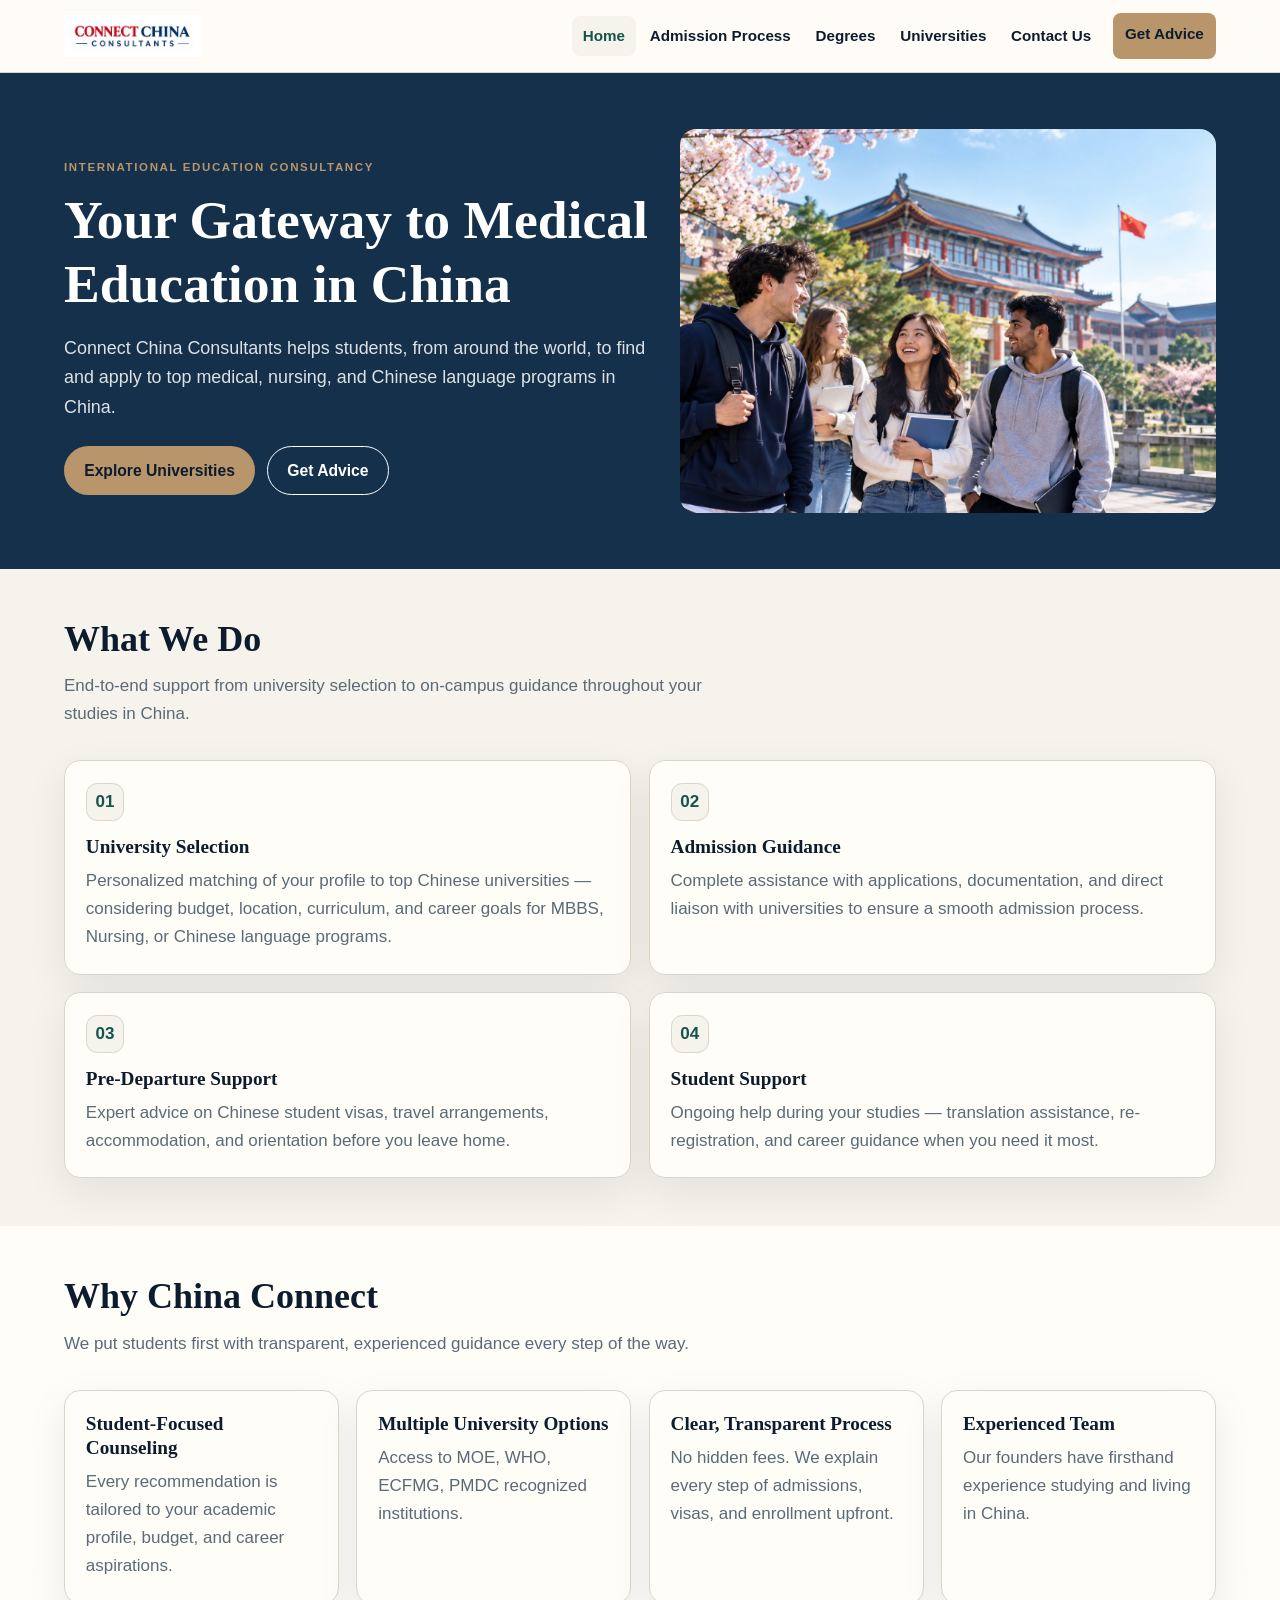
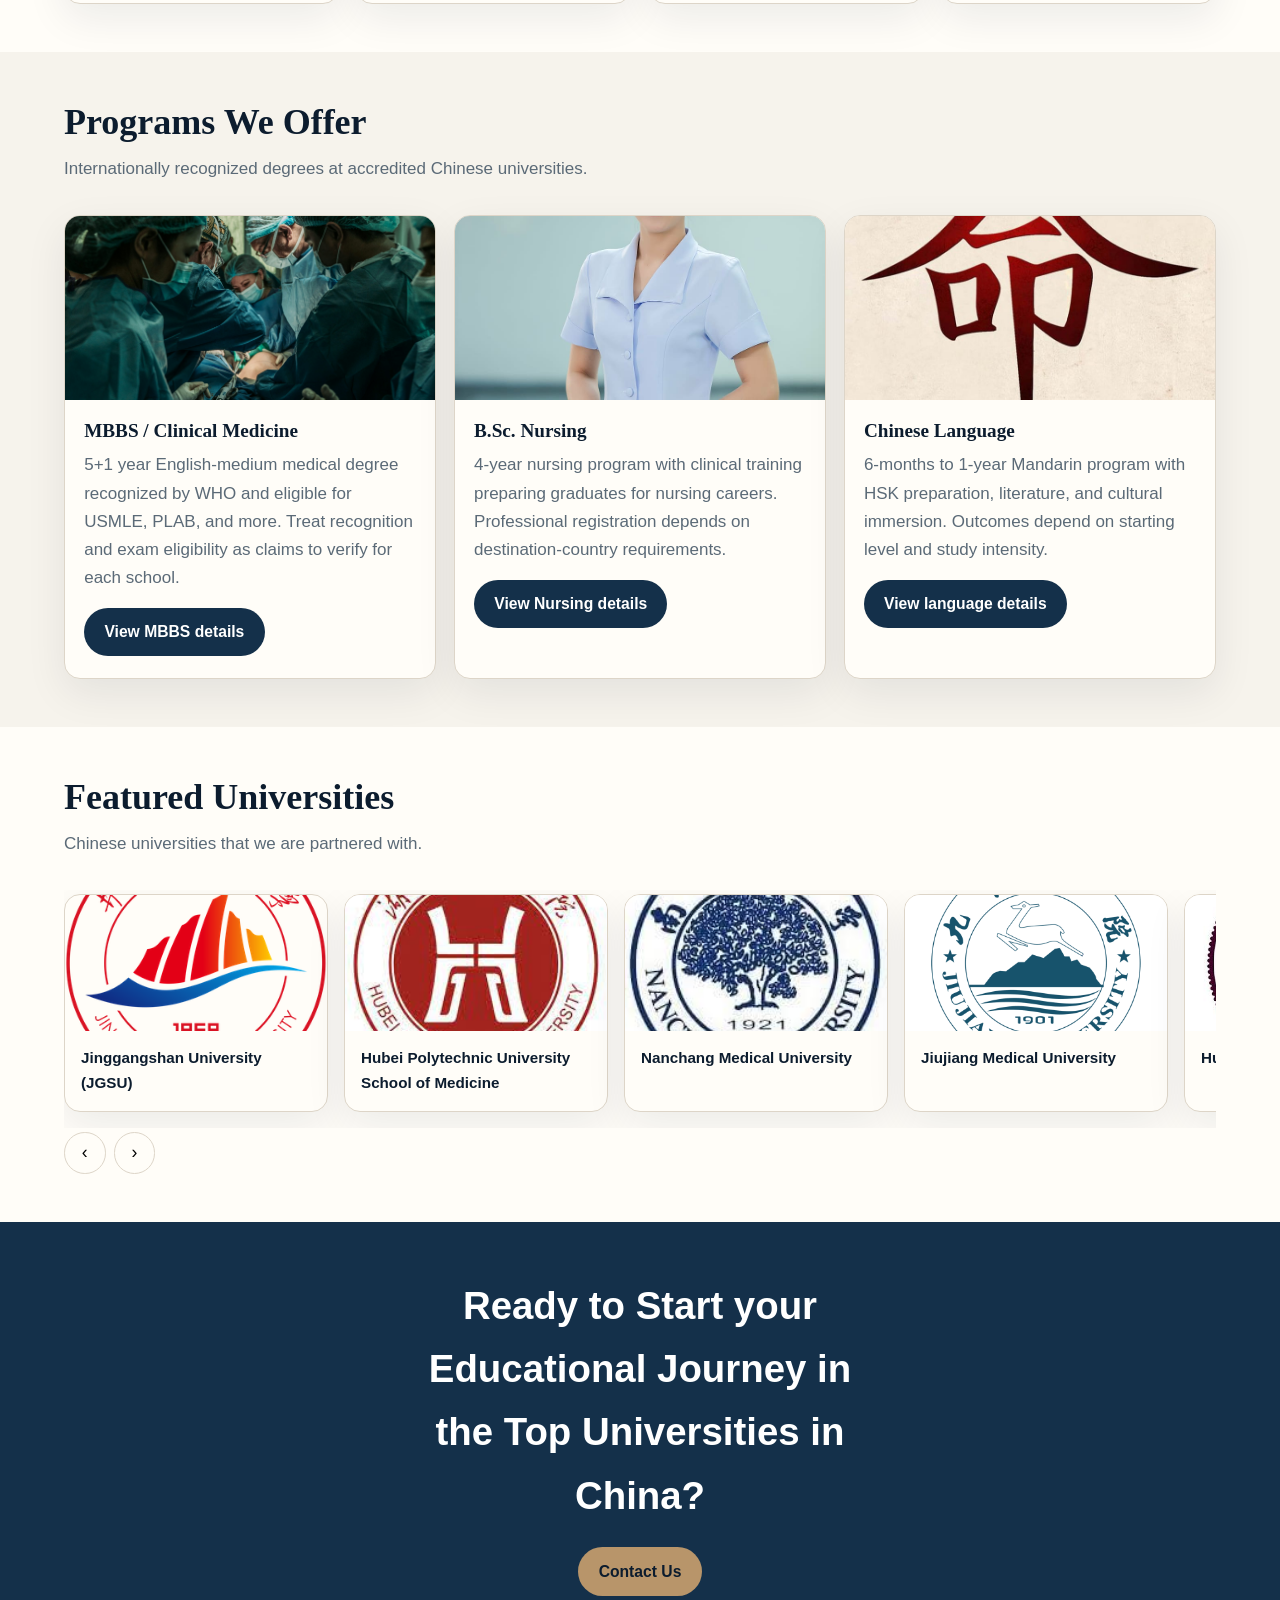
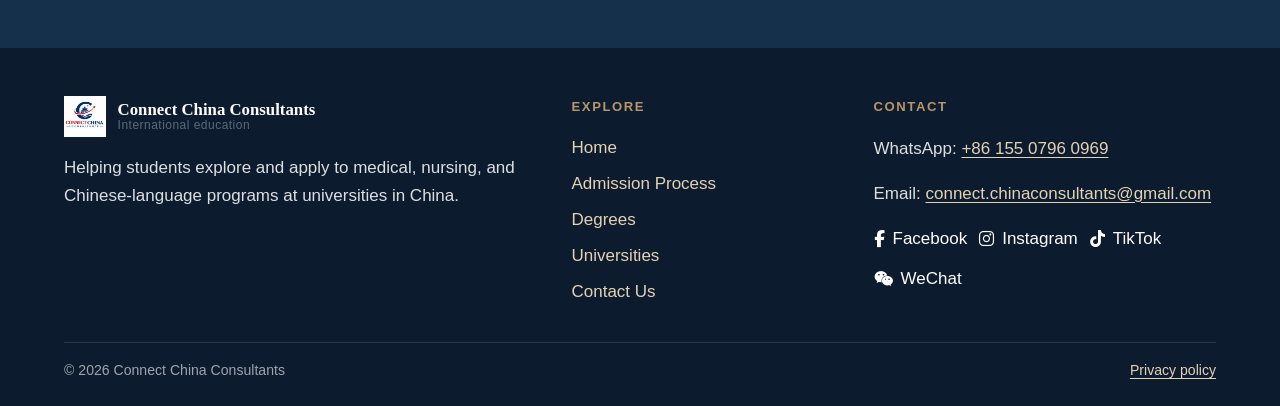
<file: index.html>
<!DOCTYPE html>
<html lang="en">
<head>
  <meta charset="utf-8">
  <meta name="viewport" content="width=device-width, initial-scale=1">
  <title>Connect China Consultants | Medical Education in China</title>
  <meta name="description" content="Connect China Consultants helps students find and apply to medical, nursing, and Chinese language programs at universities in China.">
  <meta property="og:title" content="Connect China Consultants">
  <meta property="og:description" content="Your gateway to medical, nursing, and Chinese language programs in China.">
  <meta property="og:type" content="website">
  <meta property="og:image" content="public/assets/images/home-hero-image.jpg">
  <link rel="icon" href="public/assets/images/favicon-icon.png" type="image/png">
  <link rel="stylesheet" href="css/styles.css">
  <!-- Font Awesome -->
  <link rel="stylesheet" href="https://cdnjs.cloudflare.com/ajax/libs/font-awesome/6.5.2/css/all.min.css">
</head>
<body>
  <a class="skip-link" href="#main">Skip to content</a>
  <header class="site-header">
    <div class="container header-inner">
      <a class="brand" href="index.html" aria-label="Connect China Consultants home">
        <img src="public/assets/images/horizontal-logo.png" alt="" width="280" height="72">
      </a>
      <button class="nav-toggle" id="nav-toggle" type="button" aria-expanded="false" aria-controls="site-nav">
        <span></span>
        <span class="sr-only">Menu</span>
      </button>
      <nav class="site-nav" id="site-nav" aria-label="Primary">
        <ul>
          <li><a href="index.html" aria-current="page">Home</a></li>
          <li><a href="admission.html">Admission Process</a></li>
          <li><a href="degrees.html">Degrees</a></li>
          <li><a href="universities.html">Universities</a></li>
          <li><a href="contact.html">Contact Us</a></li>
          <li class="nav-cta"><a class="btn btn-gold" href="contact.html">Get Advice</a></li>
        </ul>
      </nav>
    </div>
  </header>

  <main id="main">
    <section class="hero">
      <div class="container hero-grid">
        <div>
          <p class="eyebrow">International education consultancy</p>
          <h1>Your Gateway to Medical Education in China</h1>
          <p class="lede">Connect China Consultants helps students, from around the world, to find and apply to top medical, nursing, and Chinese language programs in China.</p>
          <div class="hero-actions">
            <a class="btn btn-gold" href="universities.html">Explore Universities</a>
            <a class="btn btn-light" href="contact.html">Get Advice</a>
          </div>
        </div>
        <img src="public/assets/images/home-hero-image.jpg" alt="Students and campus architecture representing medical education in China" width="1920" height="1080">
      </div>
    </section>

    <section class="section">
      <div class="container">
        <div class="section-head">
          <h2>What We Do</h2>
          <p>End-to-end support from university selection to on-campus guidance throughout your studies in China.</p>
        </div>
        <div class="grid-2">
          <article class="card">
            <div class="icon-dot" aria-hidden="true">01</div>
            <h3>University Selection</h3>
            <p>Personalized matching of your profile to top Chinese universities — considering budget, location, curriculum, and career goals for MBBS, Nursing, or Chinese language programs.</p>
          </article>
          <article class="card">
            <div class="icon-dot" aria-hidden="true">02</div>
            <h3>Admission Guidance</h3>
            <p>Complete assistance with applications, documentation, and direct liaison with universities to ensure a smooth admission process.</p>
          </article>
          <article class="card">
            <div class="icon-dot" aria-hidden="true">03</div>
            <h3>Pre-Departure Support</h3>
            <p>Expert advice on Chinese student visas, travel arrangements, accommodation, and orientation before you leave home.</p>
          </article>
          <article class="card">
            <div class="icon-dot" aria-hidden="true">04</div>
            <h3>Student Support</h3>
            <p>Ongoing help during your studies — translation assistance, re-registration, and career guidance when you need it most.</p>
          </article>
        </div>
      </div>
    </section>

    <section class="section section-muted">
      <div class="container">
        <div class="section-head">
          <h2>Why China Connect</h2>
          <p>We put students first with transparent, experienced guidance every step of the way.</p>
        </div>
        <div class="grid-4">
          <article class="card">
            <h3>Student-Focused Counseling</h3>
            <p>Every recommendation is tailored to your academic profile, budget, and career aspirations.</p>
          </article>
          <article class="card">
            <h3>Multiple University Options</h3>
            <p>Access to MOE, WHO, ECFMG, PMDC recognized institutions.</p>
          </article>
          <article class="card">
            <h3>Clear, Transparent Process</h3>
            <p>No hidden fees. We explain every step of admissions, visas, and enrollment upfront.</p>
          </article>
          <article class="card">
            <h3>Experienced Team</h3>
            <p>Our founders have firsthand experience studying and living in China.</p>
          </article>
        </div>
        <!-- <p class="note" style="margin-top:1.25rem;">Recognition and accreditation claims are draft wording from the business brief and must be verified for each institution and program.</p> -->
      </div>
    </section>

    <section class="section">
      <div class="container">
        <div class="section-head">
          <h2>Programs We Offer</h2>
          <p>Internationally recognized degrees at accredited Chinese universities. </p>
        </div>
        <div class="grid-3">
          <article class="card program-card">
            <img src="public/assets/images/program-mbbs.jpg" alt="Clinical medicine studies visual for the MBBS program" width="1200" height="800" loading="lazy">
            <div class="card-body">
              <h3>MBBS / Clinical Medicine</h3>
              <p>5+1 year English-medium medical degree recognized by WHO and eligible for USMLE, PLAB, and more. Treat recognition and exam eligibility as claims to verify for each school.</p>
              <a class="btn btn-primary" href="degrees.html#mbbs">View MBBS details</a>
            </div>
          </article>
          <article class="card program-card">
            <img src="public/assets/images/program-nursing.jpg" alt="Nursing education visual for the B.Sc. Nursing program" width="1200" height="800" loading="lazy">
            <div class="card-body">
              <h3>B.Sc. Nursing</h3>
              <p>4-year nursing program with clinical training preparing graduates for nursing careers. Professional registration depends on destination-country requirements.</p>
              <a class="btn btn-primary" href="degrees.html#nursing">View Nursing details</a>
            </div>
          </article>
          <article class="card program-card">
            <img src="public/assets/images/program-chinese-language.jpg" alt="Mandarin language study visual for the Chinese language program" width="1200" height="800" loading="lazy">
            <div class="card-body">
              <h3>Chinese Language</h3>
              <p>6-months to 1-year Mandarin program with HSK preparation, literature, and cultural immersion. Outcomes depend on starting level and study intensity.</p>
              <a class="btn btn-primary" href="degrees.html#chinese">View language details</a>
            </div>
          </article>
        </div>
      </div>
    </section>

    <section class="section section-muted">
      <div class="container">
        <div class="section-head">
          <h2>Featured Universities</h2>
          <p>Chinese universities that we are partnered with.</p>
        </div>
        <div class="carousel-wrap">
          <div class="carousel-viewport">
            <div class="carousel-track" id="uni-carousel" tabindex="0" aria-label="Featured universities"></div>
          </div>
          <div class="carousel-controls">
            <button class="icon-btn" type="button" data-carousel="prev" aria-label="Previous universities">‹</button>
            <button class="icon-btn" type="button" data-carousel="next" aria-label="Next universities">›</button>
          </div>
        </div>
      </div>
    </section>

    <section class="section-navy cta-banner">
      <div class="container">
        <h2>Ready to Start your Educational Journey in the Top Universities in China?</h2>
        <a class="btn btn-gold" href="contact.html">Contact Us</a>
      </div>
    </section>
  </main>

  <footer class="site-footer">
    <div class="container footer-grid">
      <div>
        <a class="brand" href="index.html">
          <img src="public/assets/images/main-logo.png" alt="" width="72" height="72">
          <span class="brand-text"><strong>Connect China Consultants</strong><span>International education</span></span>
        </a>
        <p>Helping students explore and apply to medical, nursing, and Chinese-language programs at universities in China.</p>
      </div>
      <div>
        <h2>Explore</h2>
        <ul class="footer-links">
          <li><a href="index.html">Home</a></li>
          <li><a href="admission.html">Admission Process</a></li>
          <li><a href="degrees.html">Degrees</a></li>
          <li><a href="universities.html">Universities</a></li>
          <li><a href="contact.html">Contact Us</a></li>
        </ul>
      </div>
      <div>
        <h2>Contact</h2>
        <p>WhatsApp: <a href="https://wa.me/8615507960969">+86 155 0796 0969</a></p>
        <p>Email: <a href="mailto:connect.chinaconsultants@gmail.com">connect.chinaconsultants@gmail.com</a></p>
        <!-- <p>Facebook, Instagram, TikTok, and WeChat links can be added in <code>js/site-data.js</code>.</p> -->
        <ul class="social-links">
          <li>
            <a href="https://www.facebook.com/profile.php?id=61595384543361" aria-label="Facebook">
              <i class="fa-brands fa-facebook-f"></i>
              <span>Facebook</span>
            </a>
          </li>
        
          <li>
            <a href="https://www.instagram.com/connect.chinaconsultants/" aria-label="Instagram">
              <i class="fa-brands fa-instagram"></i>
              <span>Instagram</span>
            </a>
          </li>
        
          <li>
            <a href="#" aria-label="TikTok">
              <i class="fa-brands fa-tiktok"></i>
              <span>TikTok</span>
            </a>
          </li>
        
          <li>
            <a href="#" aria-label="WeChat">
              <i class="fa-brands fa-weixin"></i>
              <span>WeChat</span>
            </a>
          </li>
        </ul>
      </div>
    </div>
    <div class="container footer-bottom">
      <span>© <span data-year></span> Connect China Consultants</span>
      <a href="privacy.html">Privacy policy</a>
    </div>
  </footer>
  <script src="js/site-data.js"></script>
  <script src="js/main.js"></script>
</body>
</html>
</file>
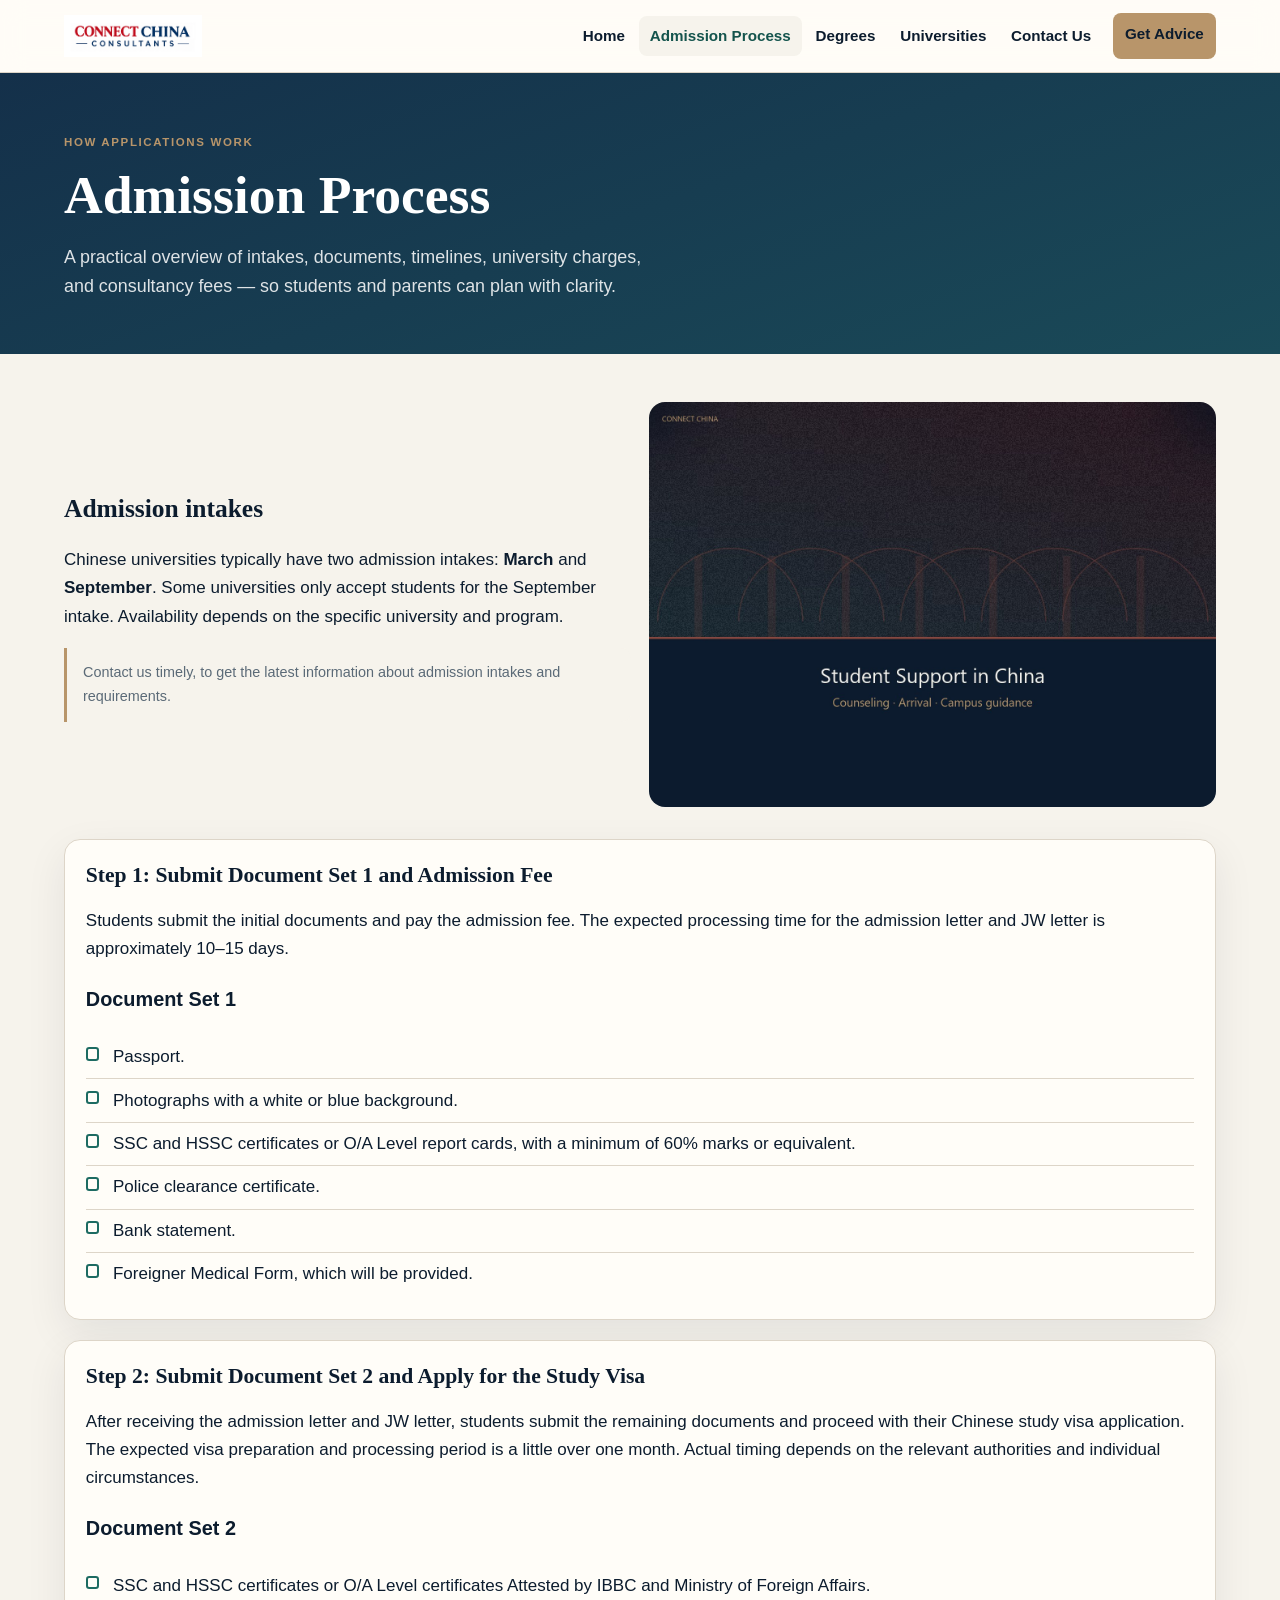
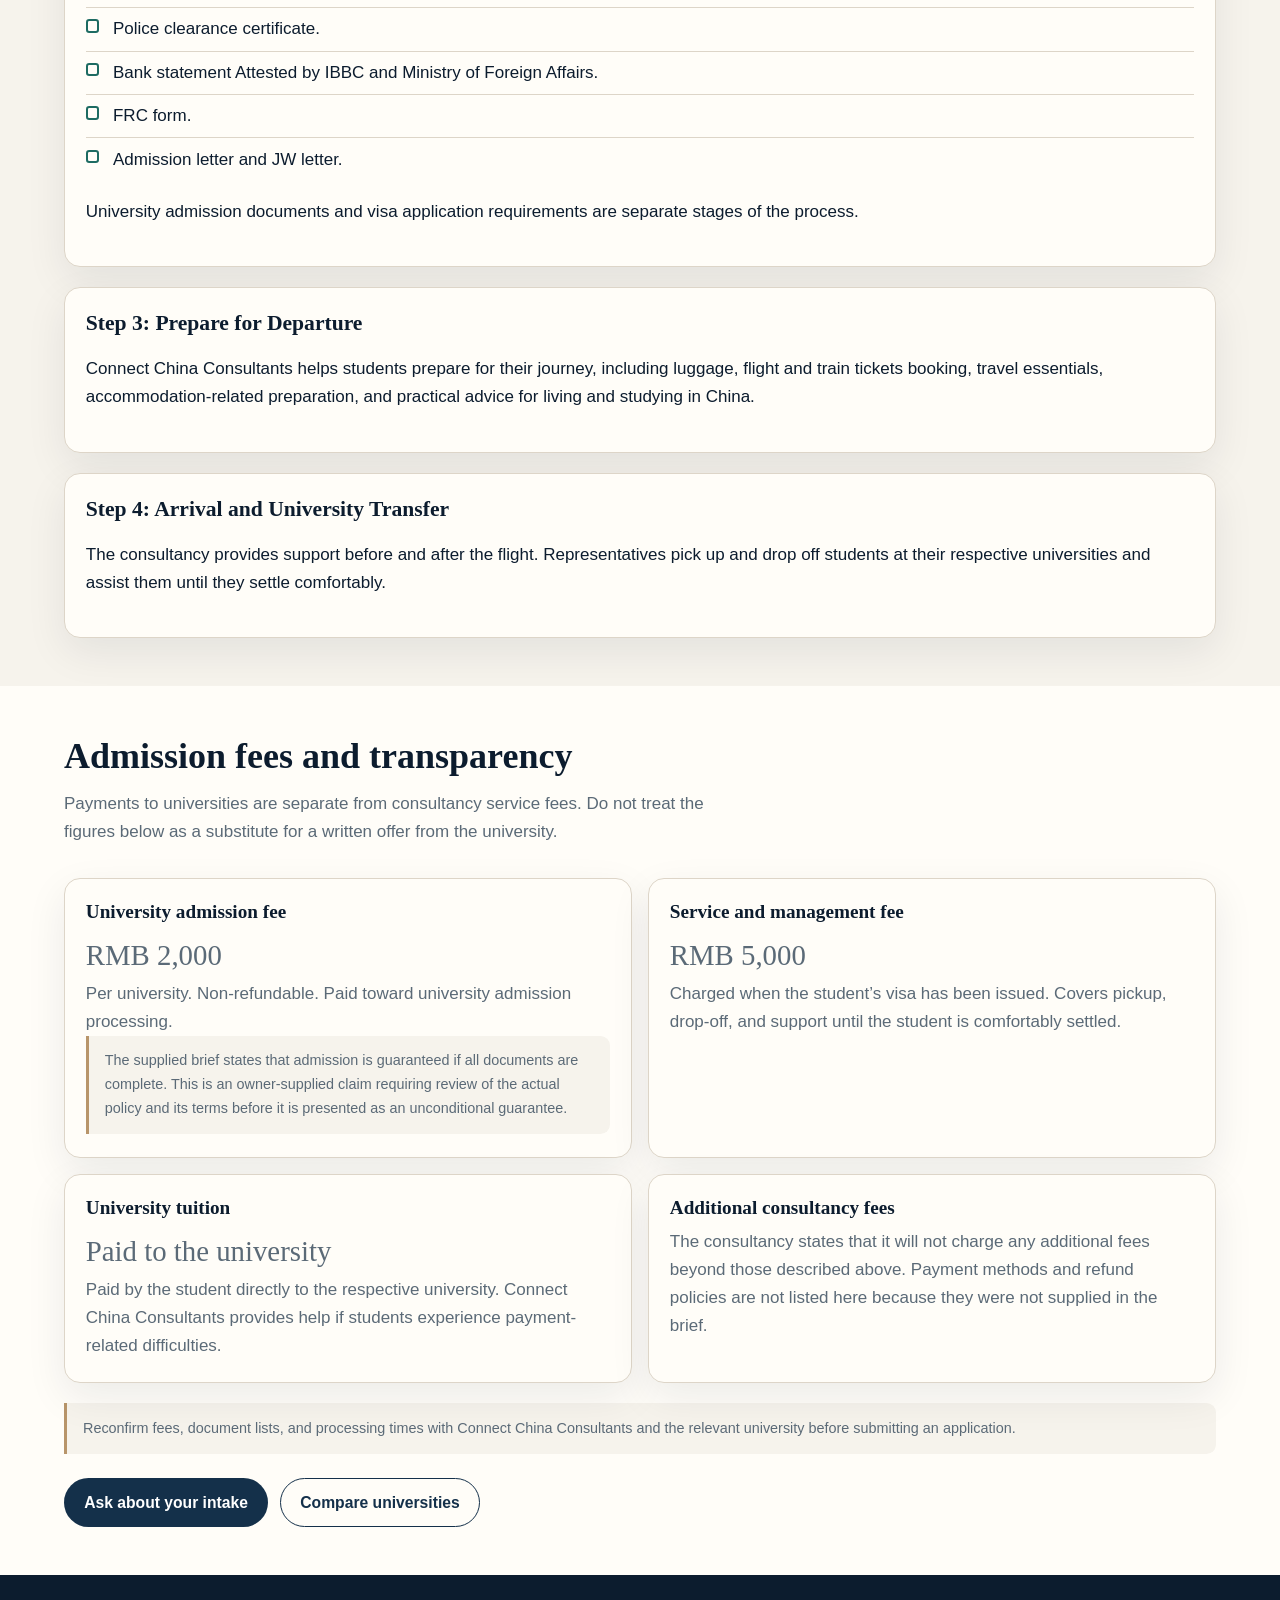
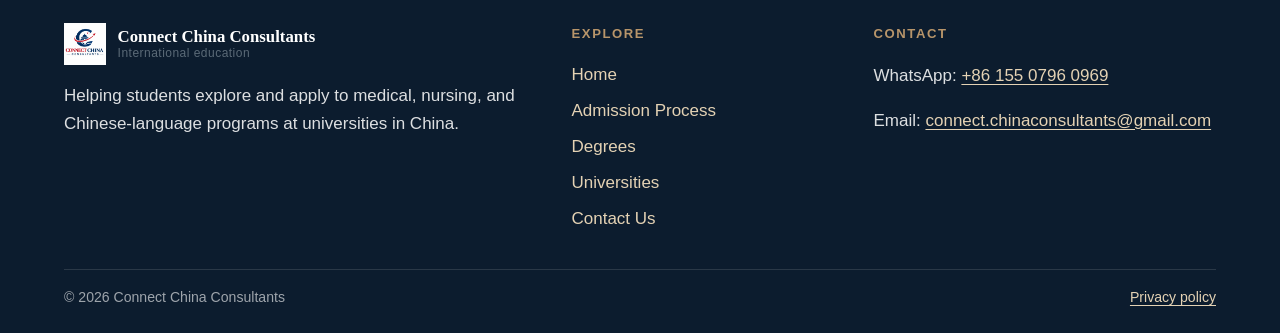
<file: admission.html>
<!DOCTYPE html>
<html lang="en">
<head>
  <meta charset="utf-8">
  <meta name="viewport" content="width=device-width, initial-scale=1">
  <title>Admission Process | Connect China Consultants</title>
  <meta name="description" content="Admission intakes, document checklists, timelines, university fees, and consultancy service fees for studying in China.">
  <meta property="og:title" content="Admission Process | Connect China Consultants">
  <meta property="og:description" content="A clear, transparent path from documents to arrival at your university in China.">
  <meta property="og:image" content="public/assets/images/about-student-support.jpg">
  <link rel="icon" href="public/assets/images/favicon-icon.png" type="image/png">
  <link rel="stylesheet" href="css/styles.css">
</head>
<body>
  <a class="skip-link" href="#main">Skip to content</a>
  <header class="site-header">
    <div class="container header-inner">
      <a class="brand" href="index.html">
        <img src="public/assets/images/horizontal-logo.png" alt="Connect China Consultants" width="280" height="72">
      </a>
      <button class="nav-toggle" id="nav-toggle" type="button" aria-expanded="false" aria-controls="site-nav">
        <span></span>
        <span class="sr-only">Menu</span>
      </button>
      <nav class="site-nav" id="site-nav" aria-label="Primary">
        <ul>
          <li><a href="index.html">Home</a></li>
          <li><a href="admission.html" aria-current="page">Admission Process</a></li>
          <li><a href="degrees.html">Degrees</a></li>
          <li><a href="universities.html">Universities</a></li>
          <li><a href="contact.html">Contact Us</a></li>
          <li class="nav-cta"><a class="btn btn-gold" href="contact.html">Get Advice</a></li>
        </ul>
      </nav>
    </div>
  </header>

  <main id="main">
    <section class="page-hero">
      <div class="container">
        <p class="eyebrow">How applications work</p>
        <h1>Admission Process</h1>
        <p class="lede">A practical overview of intakes, documents, timelines, university charges, and consultancy fees — so students and parents can plan with clarity.</p>
      </div>
    </section>

    <section class="section">
      <div class="container">
        <div class="grid-2" style="align-items:center;margin-bottom:2rem;">
          <div>
            <h2>Admission intakes</h2>
            <p>Chinese universities typically have two admission intakes: <strong>March</strong> and <strong>September</strong>. Some universities only accept students for the September intake. Availability depends on the specific university and program.</p>
            <p class="note">Contact us timely, to get the latest information about admission intakes and requirements.</p>
          </div>
          <img src="public/assets/images/about-student-support.jpg" alt="Advisor supporting an international student preparing for study in China" width="1400" height="1000" loading="lazy" style="border-radius:1rem;">
        </div>

        <div class="timeline">
          <article class="timeline-step">
            <h2>Step 1: Submit Document Set 1 and Admission Fee</h2>
            <p>Students submit the initial documents and pay the admission fee. The expected processing time for the admission letter and JW letter is approximately 10–15 days.</p>
            <h3>Document Set 1</h3>
            <ul class="checklist">
              <li>Passport.</li>
              <li>Photographs with a white or blue background.</li>
              <li>SSC and HSSC certificates or O/A Level report cards, with a minimum of 60% marks or equivalent.</li>
              <li>Police clearance certificate.</li>
              <li>Bank statement.</li>
              <li>Foreigner Medical Form, which will be provided.</li>
            </ul>
          </article>

          <article class="timeline-step">
            <h2>Step 2: Submit Document Set 2 and Apply for the Study Visa</h2>
            <p>After receiving the admission letter and JW letter, students submit the remaining documents and proceed with their Chinese study visa application. The expected visa preparation and processing period is a little over one month. Actual timing depends on the relevant authorities and individual circumstances.</p>
            <h3>Document Set 2</h3>
            <ul class="checklist">
              <li>SSC and HSSC certificates or O/A Level certificates Attested by IBBC and Ministry of Foreign Affairs.</li>
              <li>Police clearance certificate.</li>
              <li>Bank statement Attested by IBBC and Ministry of Foreign Affairs.</li>
              <li>FRC form.</li>
              <li>Admission letter and JW letter.</li>
            </ul>
            <p>University admission documents and visa application requirements are separate stages of the process.</p>
          </article>

          <article class="timeline-step">
            <h2>Step 3: Prepare for Departure</h2>
            <p>Connect China Consultants helps students prepare for their journey, including luggage, flight and train tickets booking, travel essentials, accommodation-related preparation, and practical advice for living and studying in China.</p>
          </article>

          <article class="timeline-step">
            <h2>Step 4: Arrival and University Transfer</h2>
            <p>The consultancy provides support before and after the flight. Representatives pick up and drop off students at their respective universities and assist them until they settle comfortably.</p>
          </article>
        </div>
      </div>
    </section>

    <section class="section section-muted">
      <div class="container">
        <div class="section-head">
          <h2>Admission fees and transparency</h2>
          <p>Payments to universities are separate from consultancy service fees. Do not treat the figures below as a substitute for a written offer from the university.</p>
        </div>
        <div class="fee-grid">
          <article class="card fee-card">
            <h3>University admission fee</h3>
            <p class="amount">RMB 2,000</p>
            <p>Per university. Non-refundable. Paid toward university admission processing.</p>
            <p class="note">The supplied brief states that admission is guaranteed if all documents are complete. This is an owner-supplied claim requiring review of the actual policy and its terms before it is presented as an unconditional guarantee.</p>
          </article>
          <article class="card fee-card">
            <h3>Service and management fee</h3>
            <p class="amount">RMB 5,000</p>
            <p>Charged when the student’s visa has been issued. Covers pickup, drop-off, and support until the student is comfortably settled.</p>
          </article>
          <article class="card fee-card">
            <h3>University tuition</h3>
            <p class="amount">Paid to the university</p>
            <p>Paid by the student directly to the respective university. Connect China Consultants provides help if students experience payment-related difficulties.</p>
          </article>
          <article class="card fee-card">
            <h3>Additional consultancy fees</h3>
            <p>The consultancy states that it will not charge any additional fees beyond those described above. Payment methods and refund policies are not listed here because they were not supplied in the brief.</p>
          </article>
        </div>
        <p class="note" style="margin-top:1.25rem;">Reconfirm fees, document lists, and processing times with Connect China Consultants and the relevant university before submitting an application.</p>
        <div class="cta-row">
          <a class="btn btn-primary" href="contact.html">Ask about your intake</a>
          <a class="btn btn-outline" href="universities.html">Compare universities</a>
        </div>
      </div>
    </section>
  </main>

  <footer class="site-footer">
    <div class="container footer-grid">
      <div>
        <a class="brand" href="index.html">
          <img src="public/assets/images/main-logo.png" alt="" width="72" height="72">
          <span class="brand-text"><strong>Connect China Consultants</strong><span>International education</span></span>
        </a>
        <p>Helping students explore and apply to medical, nursing, and Chinese-language programs at universities in China.</p>
      </div>
      <div>
        <h2>Explore</h2>
        <ul class="footer-links">
          <li><a href="index.html">Home</a></li>
          <li><a href="admission.html">Admission Process</a></li>
          <li><a href="degrees.html">Degrees</a></li>
          <li><a href="universities.html">Universities</a></li>
          <li><a href="contact.html">Contact Us</a></li>
        </ul>
      </div>
      <div>
        <h2>Contact</h2>
        <p>WhatsApp: <a href="https://wa.me/8615507960969">+86 155 0796 0969</a></p>
        <p>Email: <a href="mailto:connect.chinaconsultants@gmail.com">connect.chinaconsultants@gmail.com</a></p>
      </div>
    </div>
    <div class="container footer-bottom">
      <span>© <span data-year></span> Connect China Consultants</span>
      <a href="privacy.html">Privacy policy</a>
    </div>
  </footer>
  <script src="js/site-data.js"></script>
  <script src="js/main.js"></script>
</body>
</html>
</file>
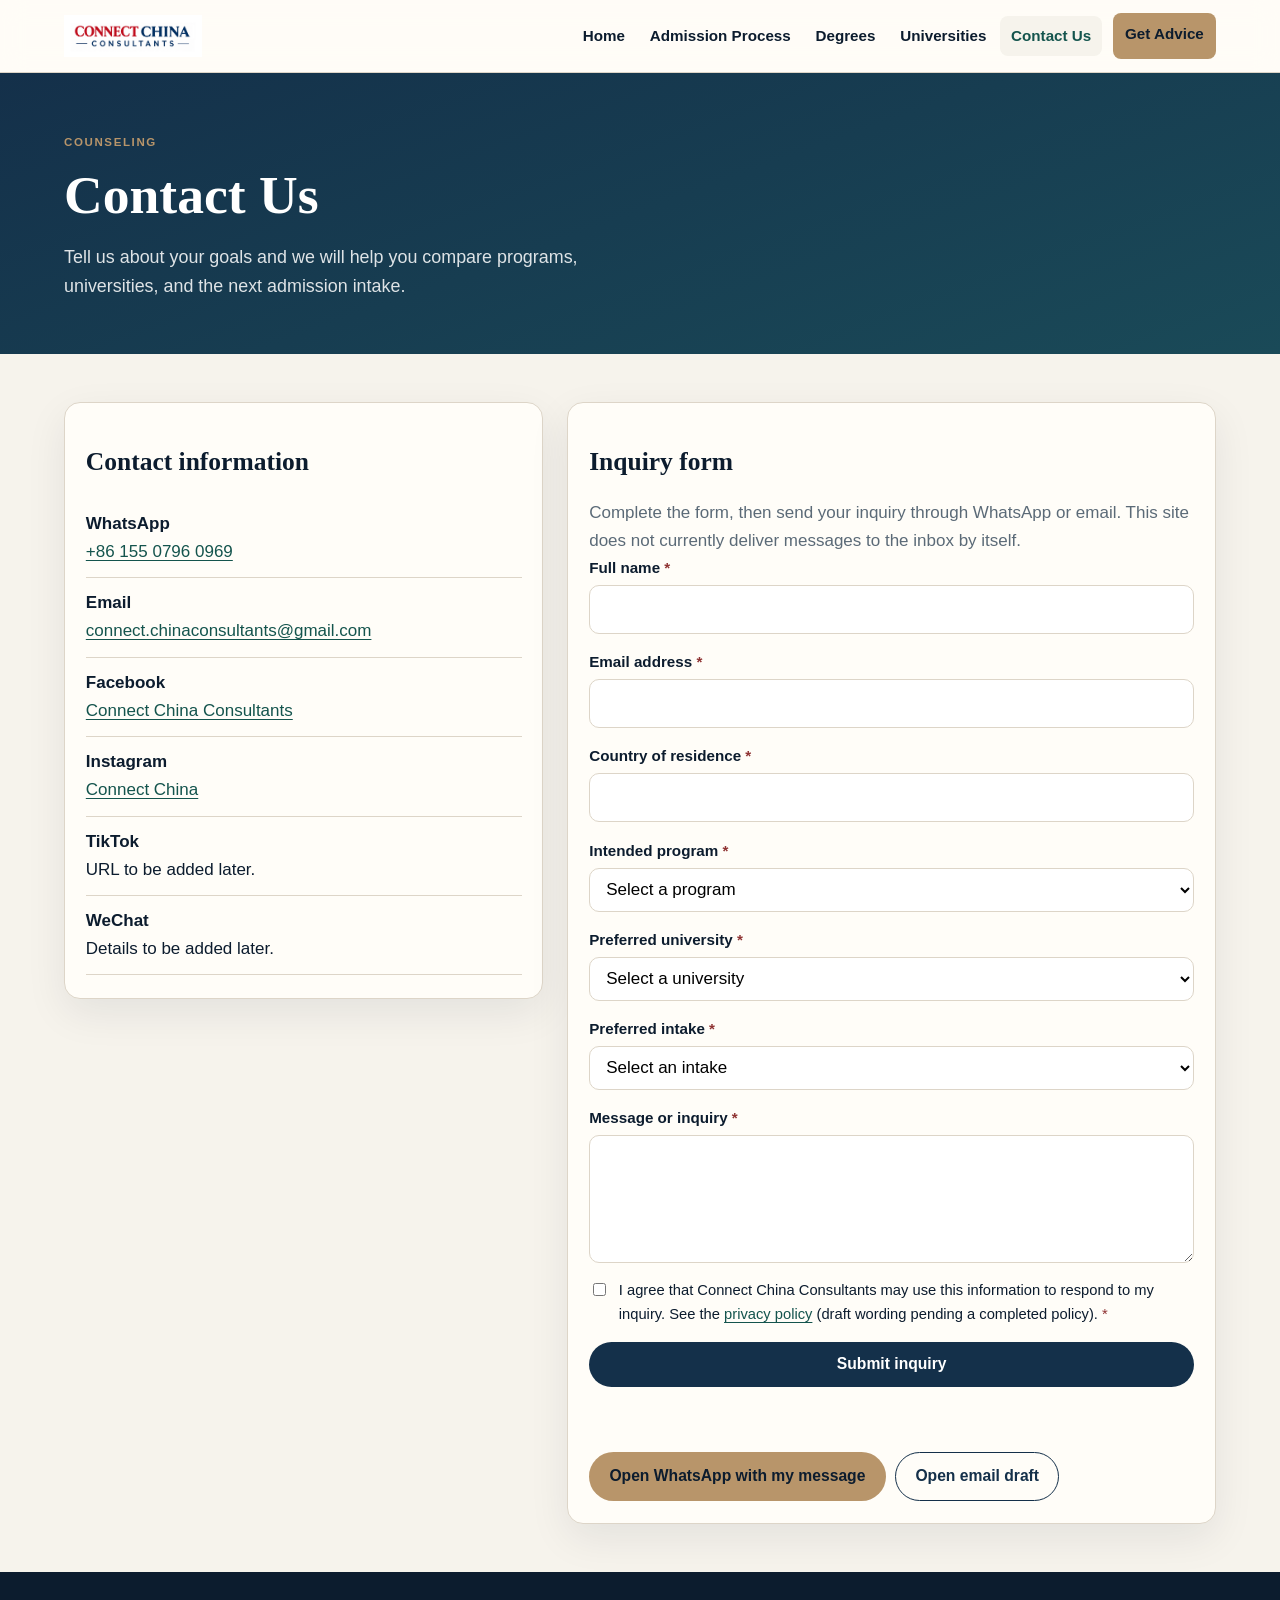
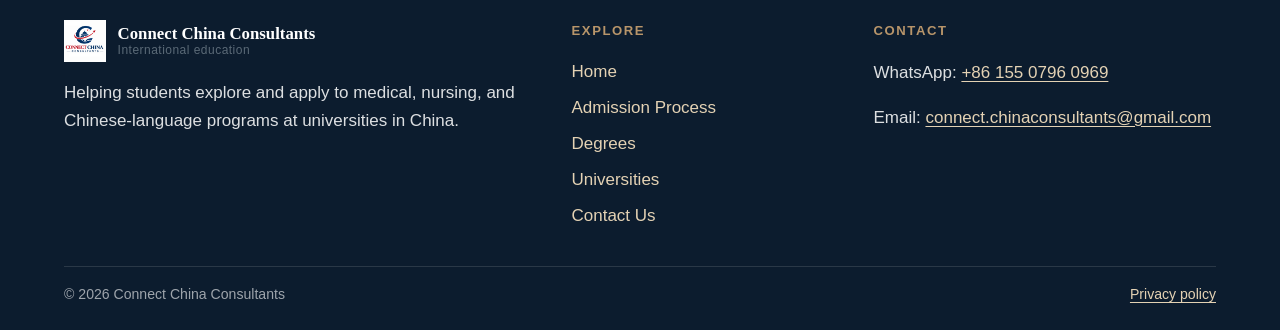
<file: contact.html>
<!DOCTYPE html>
<html lang="en">
<head>
  <meta charset="utf-8">
  <meta name="viewport" content="width=device-width, initial-scale=1">
  <title>Contact Us | Connect China Consultants</title>
  <meta name="description" content="Contact Connect China Consultants by WhatsApp, email, or the inquiry form for counseling on medical, nursing, and language programs in China.">
  <meta property="og:title" content="Contact Connect China Consultants">
  <meta property="og:description" content="WhatsApp, email, and a working inquiry form with WhatsApp and mailto handoff.">
  <meta property="og:image" content="public/assets/images/about-student-support.jpg">
  <link rel="icon" href="public/assets/images/favicon-icon.png" type="image/png">
  <link rel="stylesheet" href="css/styles.css">
</head>
<body>
  <a class="skip-link" href="#main">Skip to content</a>
  <header class="site-header">
    <div class="container header-inner">
      <a class="brand" href="index.html">
        <img src="public/assets/images/horizontal-logo.png" alt="Connect China Consultants" width="280" height="72">
      </a>
      <button class="nav-toggle" id="nav-toggle" type="button" aria-expanded="false" aria-controls="site-nav">
        <span></span>
        <span class="sr-only">Menu</span>
      </button>
      <nav class="site-nav" id="site-nav" aria-label="Primary">
        <ul>
          <li><a href="index.html">Home</a></li>
          <li><a href="admission.html">Admission Process</a></li>
          <li><a href="degrees.html">Degrees</a></li>
          <li><a href="universities.html">Universities</a></li>
          <li><a href="contact.html" aria-current="page">Contact Us</a></li>
          <li class="nav-cta"><a class="btn btn-gold" href="contact.html">Get Advice</a></li>
        </ul>
      </nav>
    </div>
  </header>

  <main id="main">
    <section class="page-hero">
      <div class="container">
        <p class="eyebrow">Counseling</p>
        <h1>Contact Us</h1>
        <p class="lede">Tell us about your goals and we will help you compare programs, universities, and the next admission intake.</p>
      </div>
    </section>

    <section class="section">
      <div class="container contact-grid">
        <aside class="card">
          <h2>Contact information</h2>
          <ul class="contact-list">
            <li>
              <strong>WhatsApp</strong><br>
              <a href="https://wa.me/8615507960969">+86 155 0796 0969</a>
            </li>
            <li>
              <strong>Email</strong><br>
              <a href="mailto:connect.chinaconsultants@gmail.com">connect.chinaconsultants@gmail.com</a>
            </li>
            <li>
              <strong>Facebook</strong><br>
              <a href="https://www.facebook.com/profile.php?id=61595384543361">Connect China Consultants</a>
            </li>
            <li>
              <strong>Instagram</strong><br>
              <a href="https://www.instagram.com/connect.chinaconsultants/">Connect China</a>
            </li>
            <li>
              <strong>TikTok</strong><br>
              URL to be added later.
            </li>
            <li>
              <strong>WeChat</strong><br>
              Details to be added later.
            </li>
          </ul>
          <!-- <p class="note">Edit handles and URLs in <code>js/site-data.js</code>. Destinations are not invented.</p> -->
        </aside>

        <div class="card">
          <h2>Inquiry form</h2>
          <p>Complete the form, then send your inquiry through WhatsApp or email. This site does not currently deliver messages to the inbox by itself.</p>
          <form class="form" id="inquiry-form" novalidate>
            <div class="hp" aria-hidden="true">
              <label>Website <input type="text" name="website" tabindex="-1" autocomplete="off"></label>
            </div>
            <div class="form-field">
              <label for="fullName">Full name <span class="req">*</span></label>
              <input id="fullName" name="fullName" type="text" required autocomplete="name" maxlength="120">
            </div>
            <div class="form-field">
              <label for="email">Email address <span class="req">*</span></label>
              <input id="email" name="email" type="email" required autocomplete="email">
            </div>
            <div class="form-field">
              <label for="country">Country of residence <span class="req">*</span></label>
              <input id="country" name="country" type="text" required autocomplete="country-name" maxlength="80">
            </div>
            <div class="form-field">
              <label for="intended-program">Intended program <span class="req">*</span></label>
              <select id="intended-program" name="program" required>
                <option value="">Select a program</option>
              </select>
            </div>
            <div class="form-field">
              <label for="preferred-university">Preferred university <span class="req">*</span></label>
              <select id="preferred-university" name="university" required>
                <option value="">Select a university</option>
              </select>
            </div>
            <div class="form-field">
              <label for="preferred-intake">Preferred intake <span class="req">*</span></label>
              <select id="preferred-intake" name="intake" required>
                <option value="">Select an intake</option>
              </select>
            </div>
            <div class="form-field">
              <label for="message">Message or inquiry <span class="req">*</span></label>
              <textarea id="message" name="message" required maxlength="2000"></textarea>
            </div>
            <label class="consent">
              <input type="checkbox" name="consent" required>
              <span>I agree that Connect China Consultants may use this information to respond to my inquiry. See the <a href="privacy.html">privacy policy</a> (draft wording pending a completed policy). <span class="req">*</span></span>
            </label>
            <button class="btn btn-primary" type="submit">Submit inquiry</button>
            <p class="form-status" id="form-status" role="status" aria-live="polite"></p>
            <div class="fallback-actions" id="form-fallbacks" hidden>
              <a class="btn btn-gold" id="whatsapp-send" href="https://wa.me/8615507960969" target="_blank" rel="noopener noreferrer">Open WhatsApp with my message</a>
              <a class="btn btn-outline" id="mailto-send" href="mailto:connect.chinaconsultants@gmail.com">Open email draft</a>
            </div>
          </form>
        </div>
      </div>
    </section>
  </main>

  <footer class="site-footer">
    <div class="container footer-grid">
      <div>
        <a class="brand" href="index.html">
          <img src="public/assets/images/main-logo.png" alt="" width="72" height="72">
          <span class="brand-text"><strong>Connect China Consultants</strong><span>International education</span></span>
        </a>
        <p>Helping students explore and apply to medical, nursing, and Chinese-language programs at universities in China.</p>
      </div>
      <div>
        <h2>Explore</h2>
        <ul class="footer-links">
          <li><a href="index.html">Home</a></li>
          <li><a href="admission.html">Admission Process</a></li>
          <li><a href="degrees.html">Degrees</a></li>
          <li><a href="universities.html">Universities</a></li>
          <li><a href="contact.html">Contact Us</a></li>
        </ul>
      </div>
      <div>
        <h2>Contact</h2>
        <p>WhatsApp: <a href="https://wa.me/8615507960969">+86 155 0796 0969</a></p>
        <p>Email: <a href="mailto:connect.chinaconsultants@gmail.com">connect.chinaconsultants@gmail.com</a></p>
      </div>
    </div>
    <div class="container footer-bottom">
      <span>© <span data-year></span> Connect China Consultants</span>
      <a href="privacy.html">Privacy policy</a>
    </div>
  </footer>
  <script src="js/site-data.js"></script>
  <script src="js/main.js"></script>
</body>
</html>
</file>
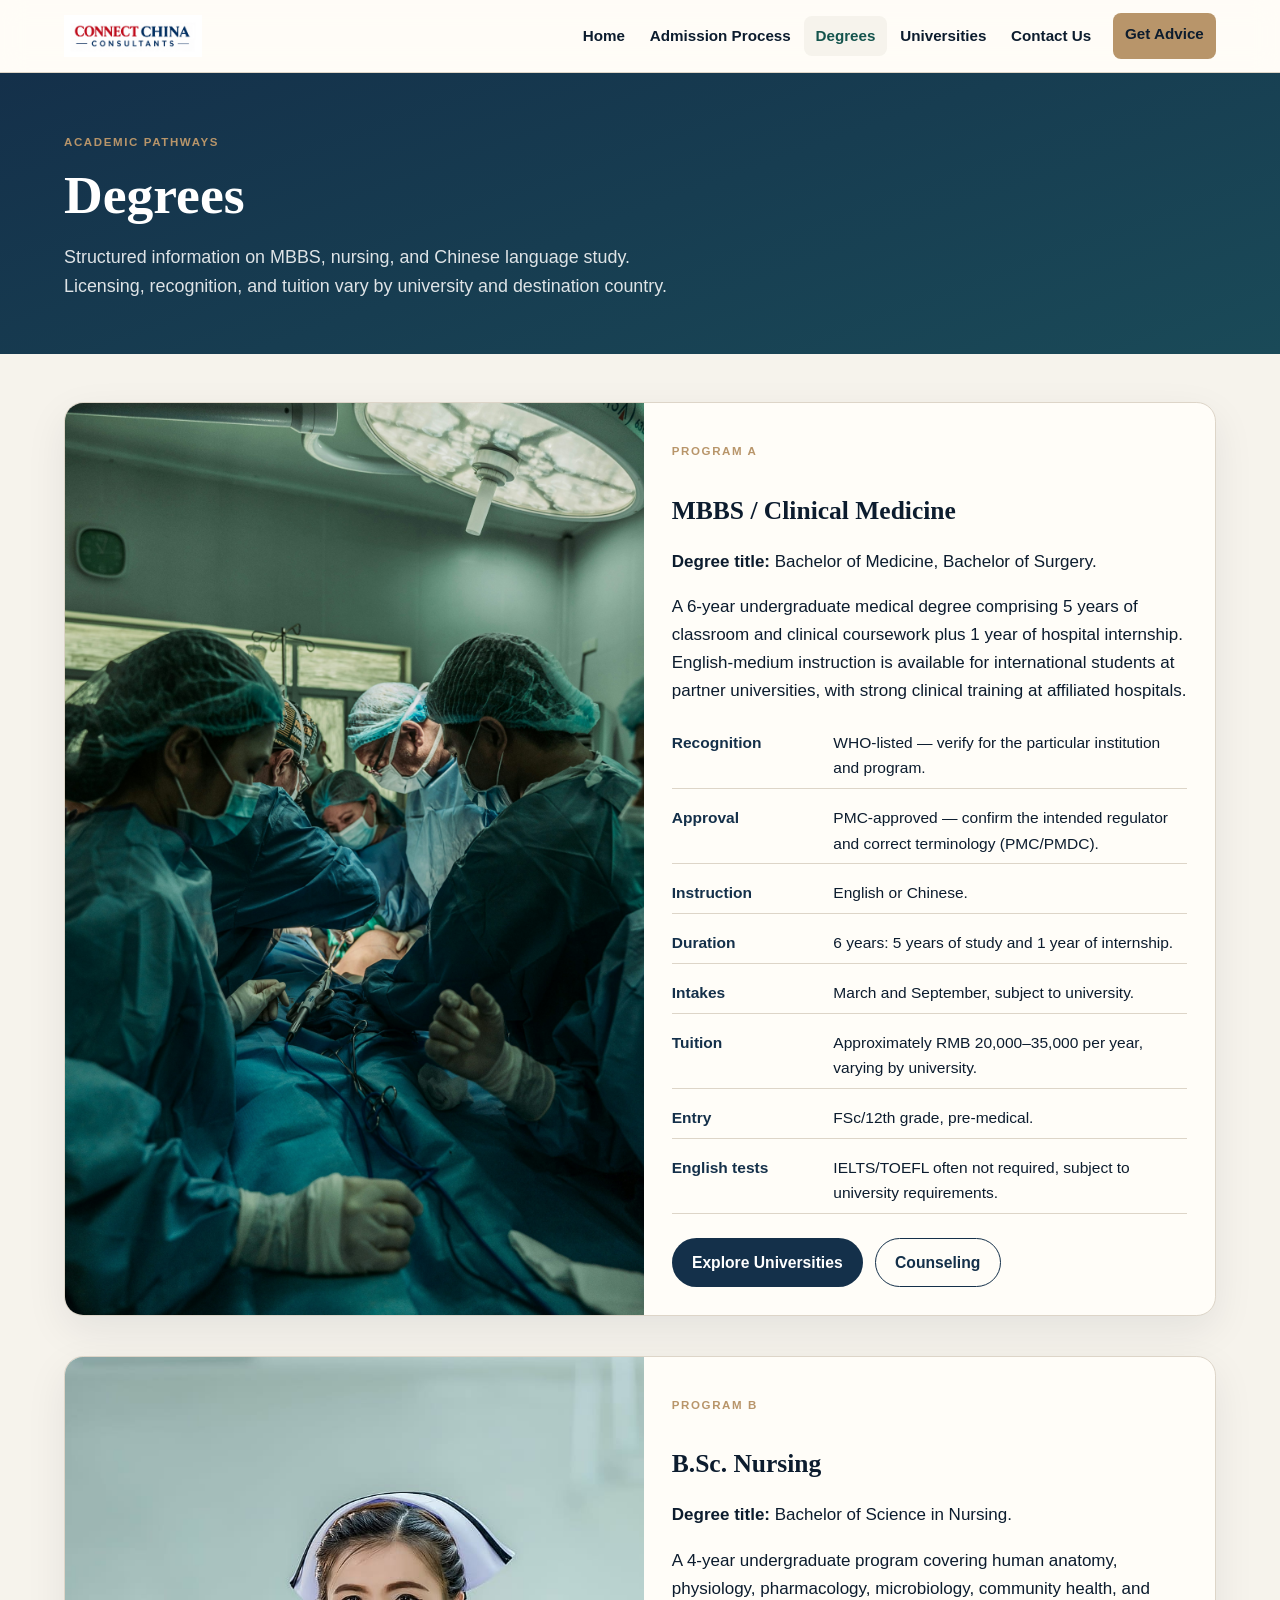
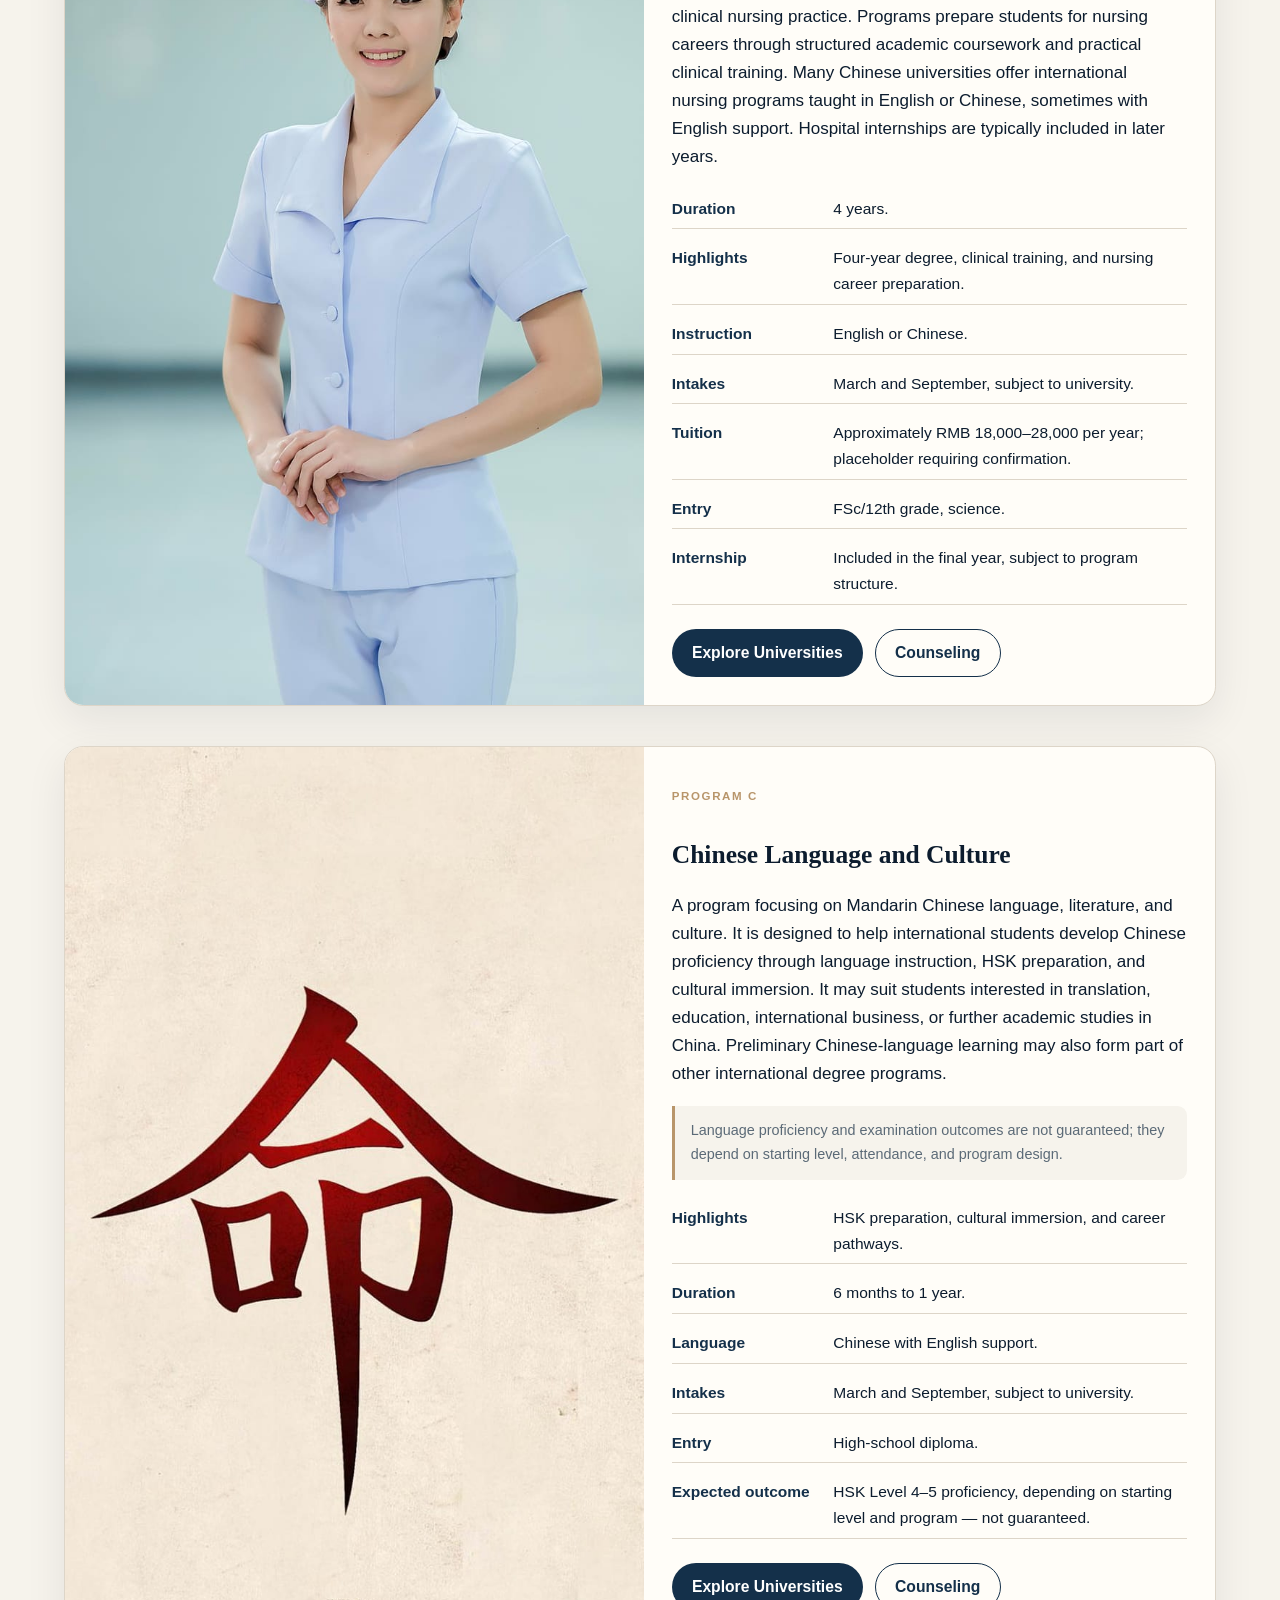
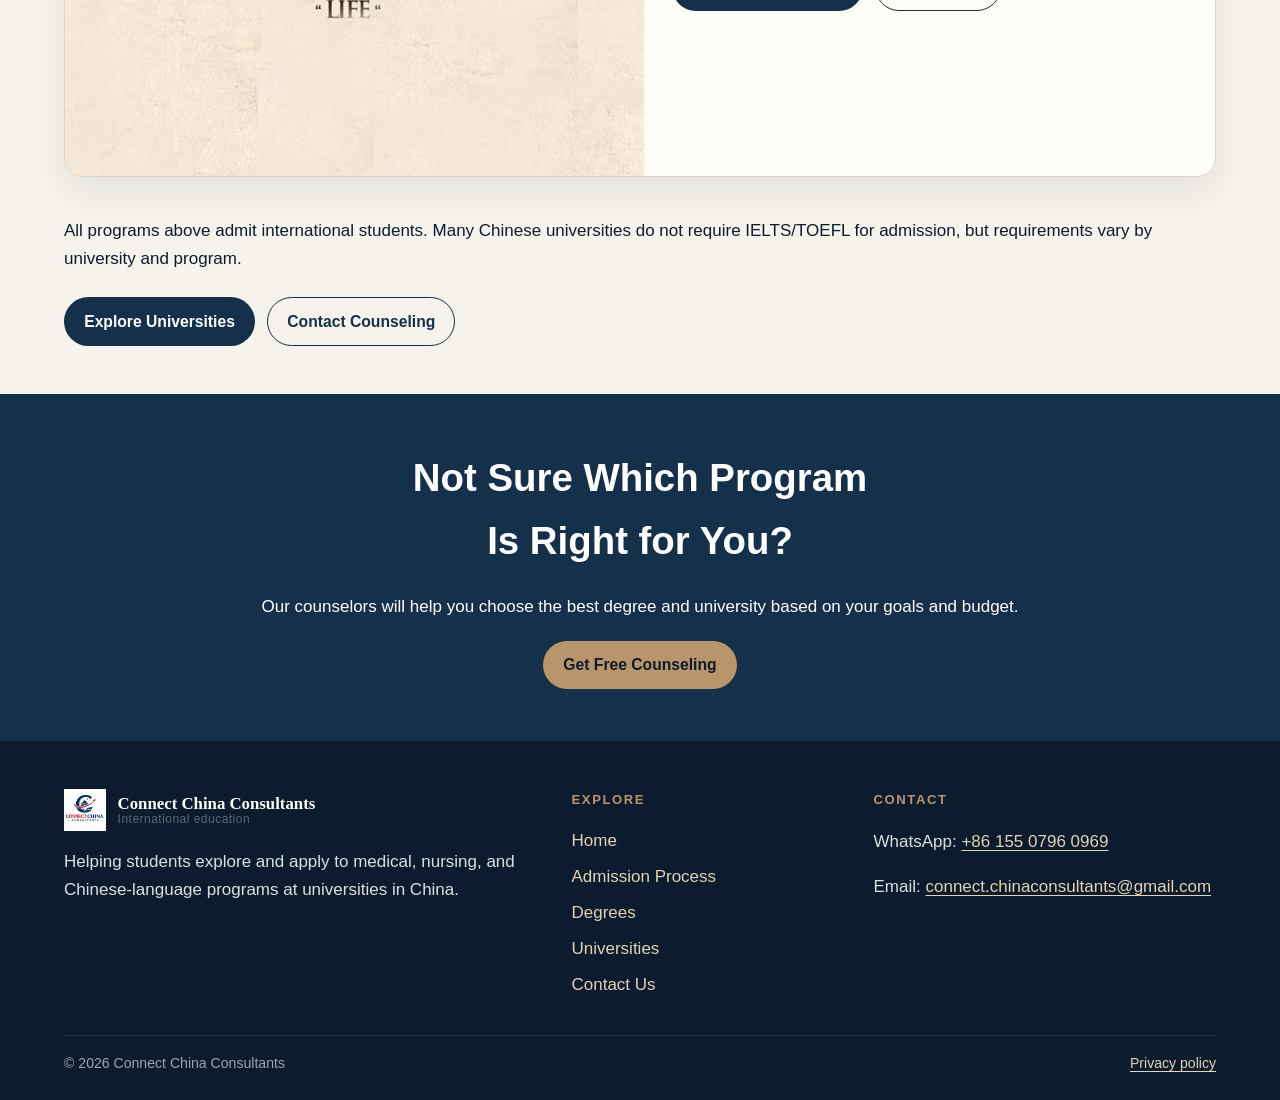
<file: degrees.html>
<!DOCTYPE html>
<html lang="en">
<head>
  <meta charset="utf-8">
  <meta name="viewport" content="width=device-width, initial-scale=1">
  <title>Degrees | Connect China Consultants</title>
  <meta name="description" content="MBBS, B.Sc. Nursing, and Chinese language programs for international students applying to universities in China.">
  <meta property="og:title" content="Degrees | Connect China Consultants">
  <meta property="og:description" content="Compare MBBS, nursing, and Chinese language pathways at partner universities in China.">
  <meta property="og:image" content="public/assets/images/program-mbbs.jpg">
  <link rel="icon" href="public/assets/images/favicon-icon.png" type="image/png">
  <link rel="stylesheet" href="css/styles.css">
</head>
<body>
  <a class="skip-link" href="#main">Skip to content</a>
  <header class="site-header">
    <div class="container header-inner">
      <a class="brand" href="index.html">
        <img src="public/assets/images/horizontal-logo.png" alt="Connect China Consultants" width="280" height="72">
      </a>
      <button class="nav-toggle" id="nav-toggle" type="button" aria-expanded="false" aria-controls="site-nav">
        <span></span>
        <span class="sr-only">Menu</span>
      </button>
      <nav class="site-nav" id="site-nav" aria-label="Primary">
        <ul>
          <li><a href="index.html">Home</a></li>
          <li><a href="admission.html">Admission Process</a></li>
          <li><a href="degrees.html" aria-current="page">Degrees</a></li>
          <li><a href="universities.html">Universities</a></li>
          <li><a href="contact.html">Contact Us</a></li>
          <li class="nav-cta"><a class="btn btn-gold" href="contact.html">Get Advice</a></li>
        </ul>
      </nav>
    </div>
  </header>

  <main id="main">
    <section class="page-hero">
      <div class="container">
        <p class="eyebrow">Academic pathways</p>
        <h1>Degrees</h1>
        <p class="lede">Structured information on MBBS, nursing, and Chinese language study. Licensing, recognition, and tuition vary by university and destination country.</p>
      </div>
    </section>

    <section class="section">
      <div class="container">
        <article class="program-panel anchor-target" id="mbbs">
          <img src="public/assets/images/program-mbbs.jpg" alt="MBBS and clinical medicine program visual" width="1200" height="800">
          <div class="program-copy">
            <p class="eyebrow">Program A</p>
            <h2>MBBS / Clinical Medicine</h2>
            <p><strong>Degree title:</strong> Bachelor of Medicine, Bachelor of Surgery.</p>
            <p>A 6-year undergraduate medical degree comprising 5 years of classroom and clinical coursework plus 1 year of hospital internship. English-medium instruction is available for international students at partner universities, with strong clinical training at affiliated hospitals.</p>
            <!-- <p class="note">Claims that graduates receive a WHO-recognized Chinese medical degree and are eligible for USMLE, PLAB, AMC, and similar exams — and that all authorized medical schools in China are recognized by international medical councils and ECFMG — require verification. Not every institution or program automatically qualifies graduates for international licensing.</p> -->
            <div class="fact-list">
              <div><span class="k">Recognition</span><span>WHO-listed — verify for the particular institution and program.</span></div>
              <div><span class="k">Approval</span><span>PMC-approved — confirm the intended regulator and correct terminology (PMC/PMDC).</span></div>
              <div><span class="k">Instruction</span><span>English or Chinese.</span></div>
              <div><span class="k">Duration</span><span>6 years: 5 years of study and 1 year of internship.</span></div>
              <div><span class="k">Intakes</span><span>March and September, subject to university.</span></div>
              <div><span class="k">Tuition</span><span>Approximately RMB 20,000–35,000 per year, varying by university.</span></div>
              <div><span class="k">Entry</span><span>FSc/12th grade, pre-medical.</span></div>
              <div><span class="k">English tests</span><span>IELTS/TOEFL often not required, subject to university requirements.</span></div>
            </div>
            <div class="cta-row">
              <a class="btn btn-primary" href="universities.html">Explore Universities</a>
              <a class="btn btn-outline" href="contact.html">Counseling</a>
            </div>
          </div>
        </article>

        <article class="program-panel anchor-target" id="nursing">
          <img src="public/assets/images/program-nursing.jpg" alt="Bachelor of Science in Nursing program visual" width="1200" height="800" loading="lazy">
          <div class="program-copy">
            <p class="eyebrow">Program B</p>
            <h2>B.Sc. Nursing</h2>
            <p><strong>Degree title:</strong> Bachelor of Science in Nursing.</p>
            <p>A 4-year undergraduate program covering human anatomy, physiology, pharmacology, microbiology, community health, and clinical nursing practice. Programs prepare students for nursing careers through structured academic coursework and practical clinical training. Many Chinese universities offer international nursing programs taught in English or Chinese, sometimes with English support. Hospital internships are typically included in later years.</p>
            <!-- <p class="note">Professional registration and licensing depend on the applicable destination-country requirements. An “RN Eligible” label is not used here because program-specific confirmation has not been supplied.</p> -->
            <div class="fact-list">
              <div><span class="k">Duration</span><span>4 years.</span></div>
              <div><span class="k">Highlights</span><span>Four-year degree, clinical training, and nursing career preparation.</span></div>
              <div><span class="k">Instruction</span><span>English or Chinese.</span></div>
              <div><span class="k">Intakes</span><span>March and September, subject to university.</span></div>
              <div><span class="k">Tuition</span><span>Approximately RMB 18,000–28,000 per year; placeholder requiring confirmation.</span></div>
              <div><span class="k">Entry</span><span>FSc/12th grade, science.</span></div>
              <div><span class="k">Internship</span><span>Included in the final year, subject to program structure.</span></div>
            </div>
            <div class="cta-row">
              <a class="btn btn-primary" href="universities.html">Explore Universities</a>
              <a class="btn btn-outline" href="contact.html">Counseling</a>
            </div>
          </div>
        </article>

        <article class="program-panel anchor-target" id="chinese">
          <img src="public/assets/images/program-chinese-language.jpg" alt="Chinese language and culture program visual" width="1200" height="800" loading="lazy">
          <div class="program-copy">
            <p class="eyebrow">Program C</p>
            <h2>Chinese Language and Culture</h2>
            <p>A program focusing on Mandarin Chinese language, literature, and culture. It is designed to help international students develop Chinese proficiency through language instruction, HSK preparation, and cultural immersion. It may suit students interested in translation, education, international business, or further academic studies in China. Preliminary Chinese-language learning may also form part of other international degree programs.</p>
            <p class="note">Language proficiency and examination outcomes are not guaranteed; they depend on starting level, attendance, and program design.</p>
            <div class="fact-list">
              <div><span class="k">Highlights</span><span>HSK preparation, cultural immersion, and career pathways.</span></div>
              <div><span class="k">Duration</span><span>6 months to 1 year.</span></div>
              <div><span class="k">Language</span><span>Chinese with English support.</span></div>
              <div><span class="k">Intakes</span><span>March and September, subject to university.</span></div>
              <div><span class="k">Entry</span><span>High-school diploma.</span></div>
              <div><span class="k">Expected outcome</span><span>HSK Level 4–5 proficiency, depending on starting level and program — not guaranteed.</span></div>
            </div>
            <div class="cta-row">
              <a class="btn btn-primary" href="universities.html">Explore Universities</a>
              <a class="btn btn-outline" href="contact.html">Counseling</a>
            </div>
          </div>
        </article>

        <p>All programs above admit international students. Many Chinese universities do not require IELTS/TOEFL for admission, but requirements vary by university and program.</p>
        <div class="cta-row">
          <a class="btn btn-primary" href="universities.html">Explore Universities</a>
          <a class="btn btn-outline" href="contact.html">Contact Counseling</a>
        </div>
      </div>
    </section>

    <section class="section-navy cta-banner">
      <div class="container">
        <h2>Not Sure Which Program Is Right for You?</h2>
        <p class="lede" style="margin:0 auto 1.25rem;">Our counselors will help you choose the best degree and university based on your goals and budget.</p>
        <a class="btn btn-gold" href="contact.html">Get Free Counseling</a>
      </div>
    </section>
  </main>

  <footer class="site-footer">
    <div class="container footer-grid">
      <div>
        <a class="brand" href="index.html">
          <img src="public/assets/images/main-logo.png" alt="" width="72" height="72">
          <span class="brand-text"><strong>Connect China Consultants</strong><span>International education</span></span>
        </a>
        <p>Helping students explore and apply to medical, nursing, and Chinese-language programs at universities in China.</p>
      </div>
      <div>
        <h2>Explore</h2>
        <ul class="footer-links">
          <li><a href="index.html">Home</a></li>
          <li><a href="admission.html">Admission Process</a></li>
          <li><a href="degrees.html">Degrees</a></li>
          <li><a href="universities.html">Universities</a></li>
          <li><a href="contact.html">Contact Us</a></li>
        </ul>
      </div>
      <div>
        <h2>Contact</h2>
        <p>WhatsApp: <a href="https://wa.me/8615507960969">+86 155 0796 0969</a></p>
        <p>Email: <a href="mailto:connect.chinaconsultants@gmail.com">connect.chinaconsultants@gmail.com</a></p>
      </div>
    </div>
    <div class="container footer-bottom">
      <span>© <span data-year></span> Connect China Consultants</span>
      <a href="privacy.html">Privacy policy</a>
    </div>
  </footer>
  <script src="js/site-data.js"></script>
  <script src="js/main.js"></script>
</body>
</html>
</file>
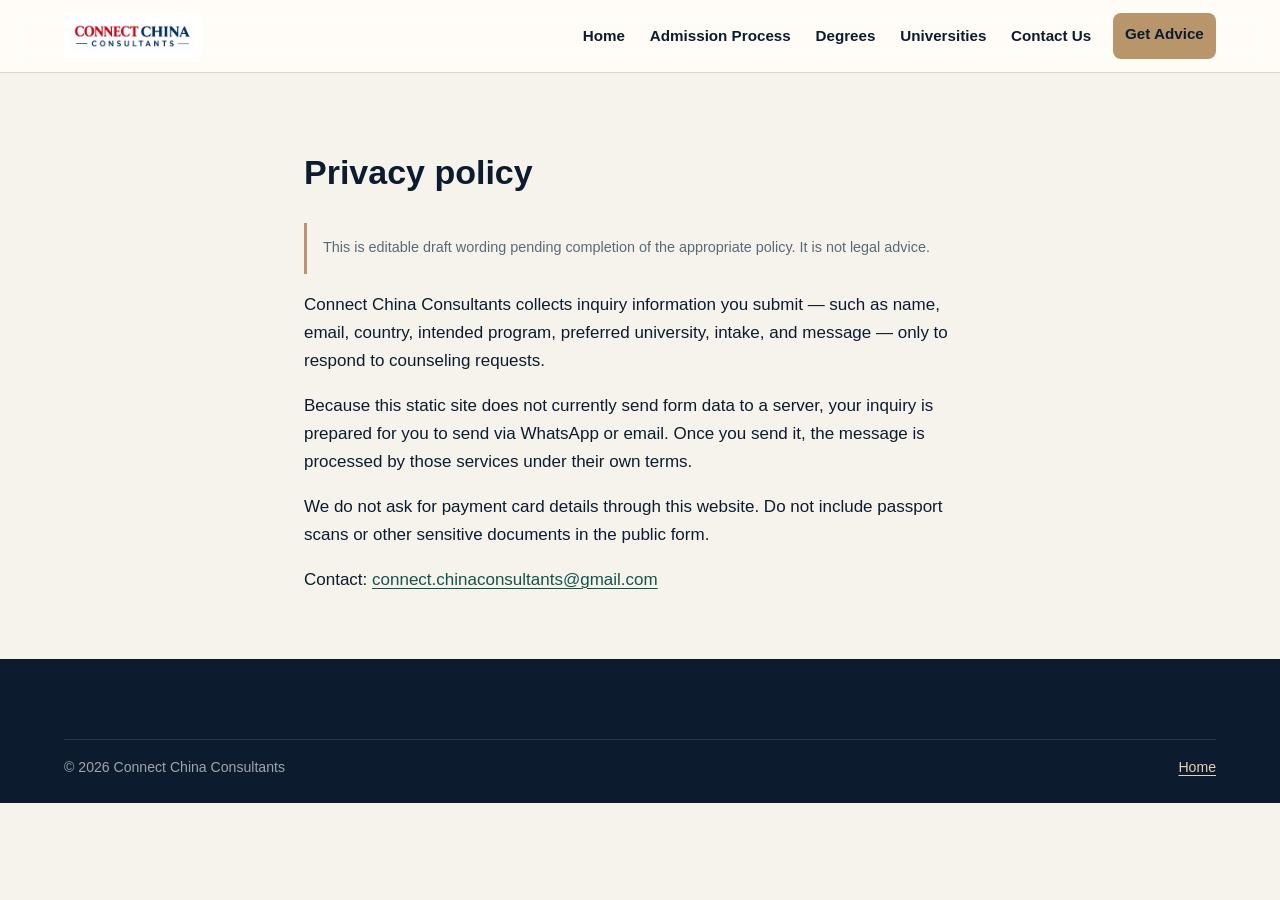
<file: privacy.html>
<!DOCTYPE html>
<html lang="en">
<head>
  <meta charset="utf-8">
  <meta name="viewport" content="width=device-width, initial-scale=1">
  <title>Privacy Policy (Draft) | Connect China Consultants</title>
  <meta name="description" content="Draft privacy wording for Connect China Consultants. Replace with a completed policy before public launch.">
  <meta name="robots" content="noindex">
  <link rel="icon" href="public/assets/images/favicon-icon.png" type="image/png">
  <link rel="stylesheet" href="css/styles.css">
</head>
<body>
  <a class="skip-link" href="#main">Skip to content</a>
  <header class="site-header">
    <div class="container header-inner">
      <a class="brand" href="index.html">
        <img src="public/assets/images/horizontal-logo.png" alt="Connect China Consultants" width="280" height="72">
      </a>
      <button class="nav-toggle" id="nav-toggle" type="button" aria-expanded="false" aria-controls="site-nav">
        <span></span>
        <span class="sr-only">Menu</span>
      </button>
      <nav class="site-nav" id="site-nav" aria-label="Primary">
        <ul>
          <li><a href="index.html">Home</a></li>
          <li><a href="admission.html">Admission Process</a></li>
          <li><a href="degrees.html">Degrees</a></li>
          <li><a href="universities.html">Universities</a></li>
          <li><a href="contact.html">Contact Us</a></li>
          <li class="nav-cta"><a class="btn btn-gold" href="contact.html">Get Advice</a></li>
        </ul>
      </nav>
    </div>
  </header>
  <main id="main" class="section">
    <div class="narrow">
      <h1>Privacy policy</h1>
      <p class="note">This is editable draft wording pending completion of the appropriate policy. It is not legal advice.</p>
      <p>Connect China Consultants collects inquiry information you submit — such as name, email, country, intended program, preferred university, intake, and message — only to respond to counseling requests.</p>
      <p>Because this static site does not currently send form data to a server, your inquiry is prepared for you to send via WhatsApp or email. Once you send it, the message is processed by those services under their own terms.</p>
      <p>We do not ask for payment card details through this website. Do not include passport scans or other sensitive documents in the public form.</p>
      <p>Contact: <a href="mailto:connect.chinaconsultants@gmail.com">connect.chinaconsultants@gmail.com</a></p>
    </div>
  </main>
  <footer class="site-footer">
    <div class="container footer-bottom">
      <span>© <span data-year></span> Connect China Consultants</span>
      <a href="index.html">Home</a>
    </div>
  </footer>
  <script src="js/site-data.js"></script>
  <script src="js/main.js"></script>
</body>
</html>
</file>
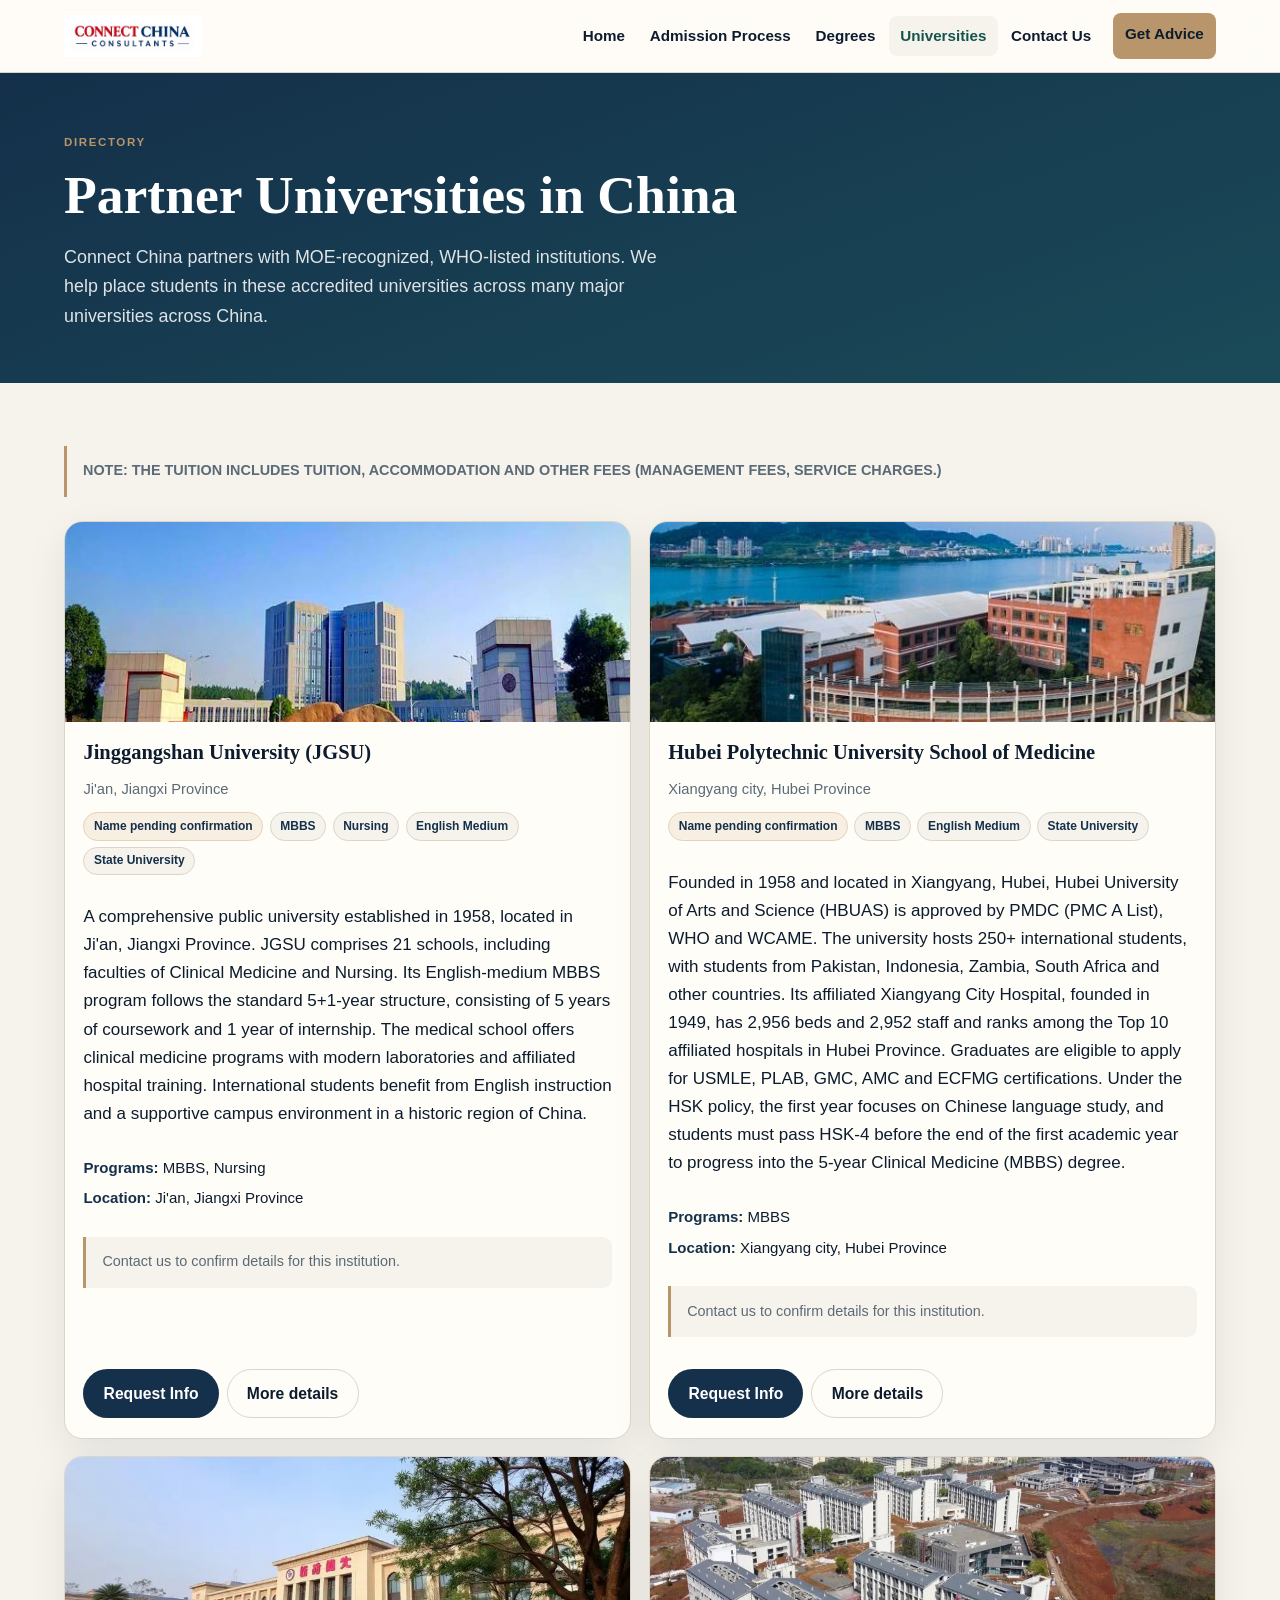
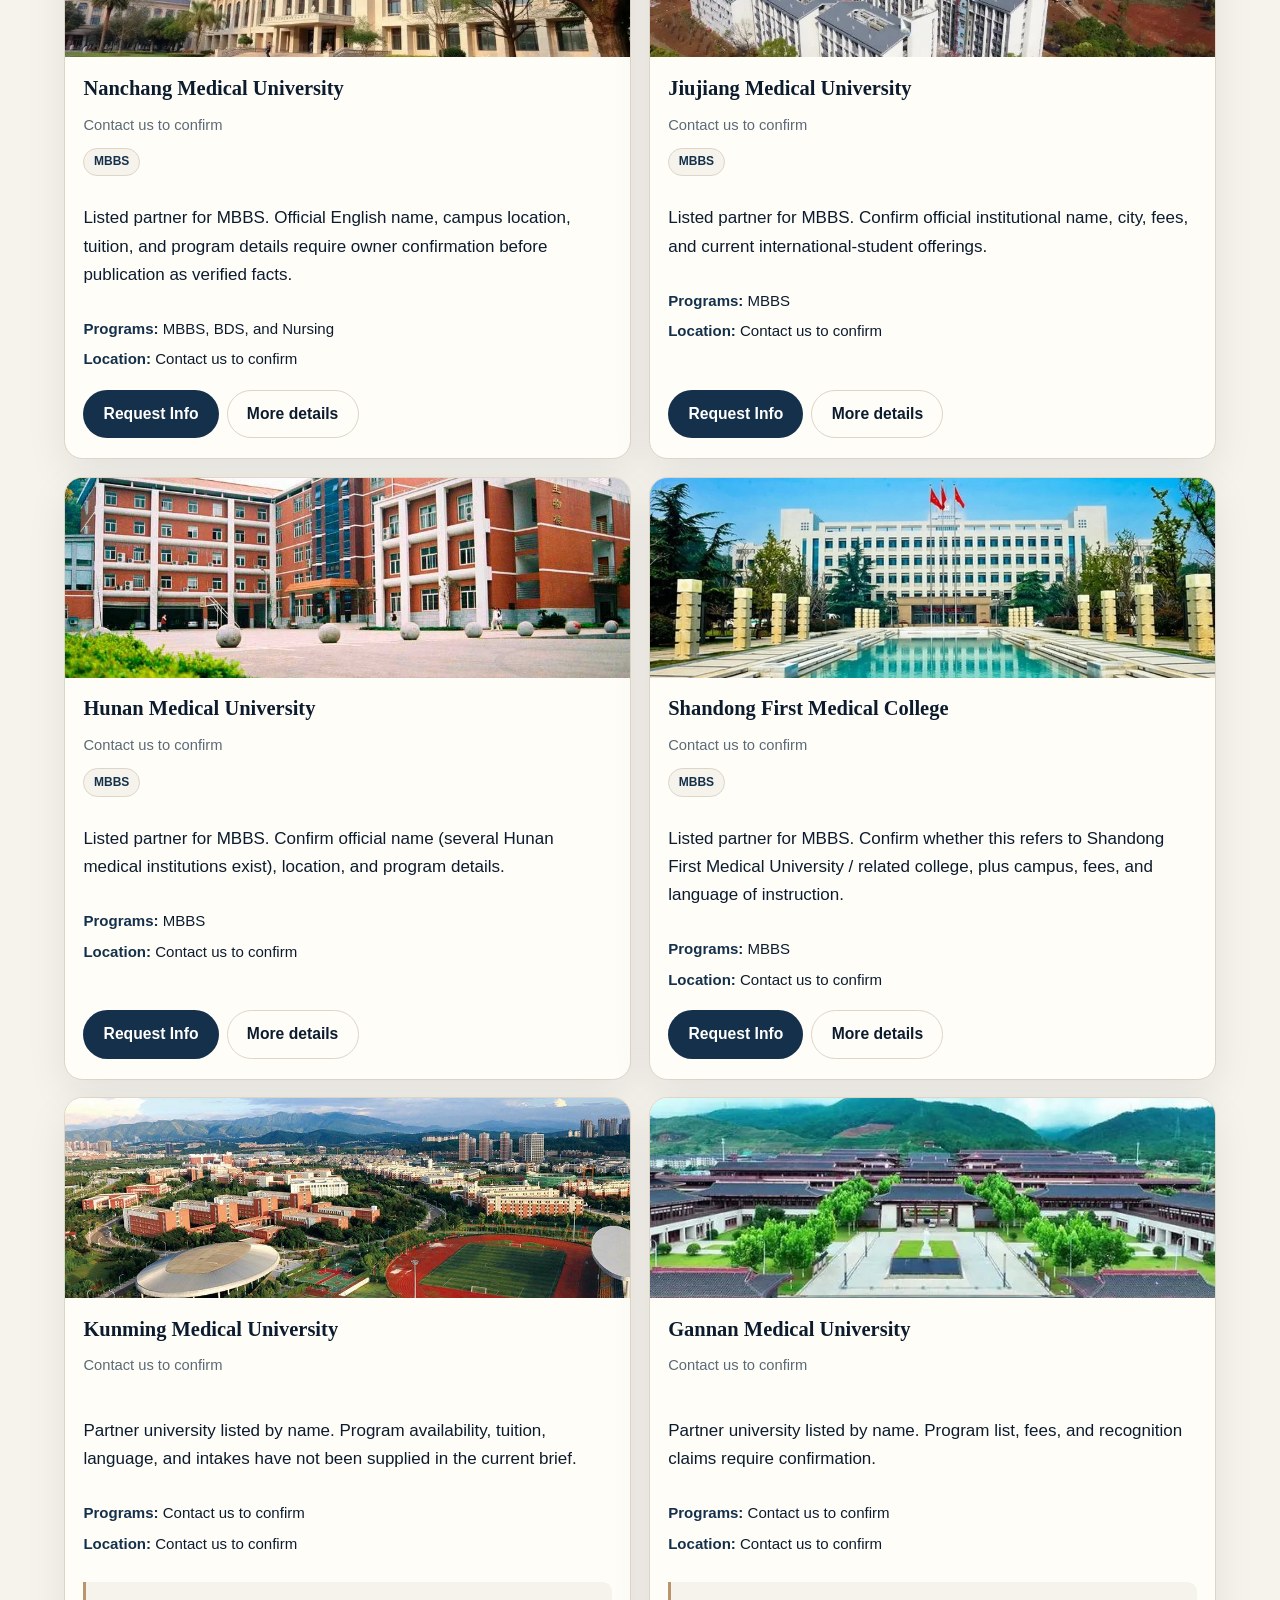
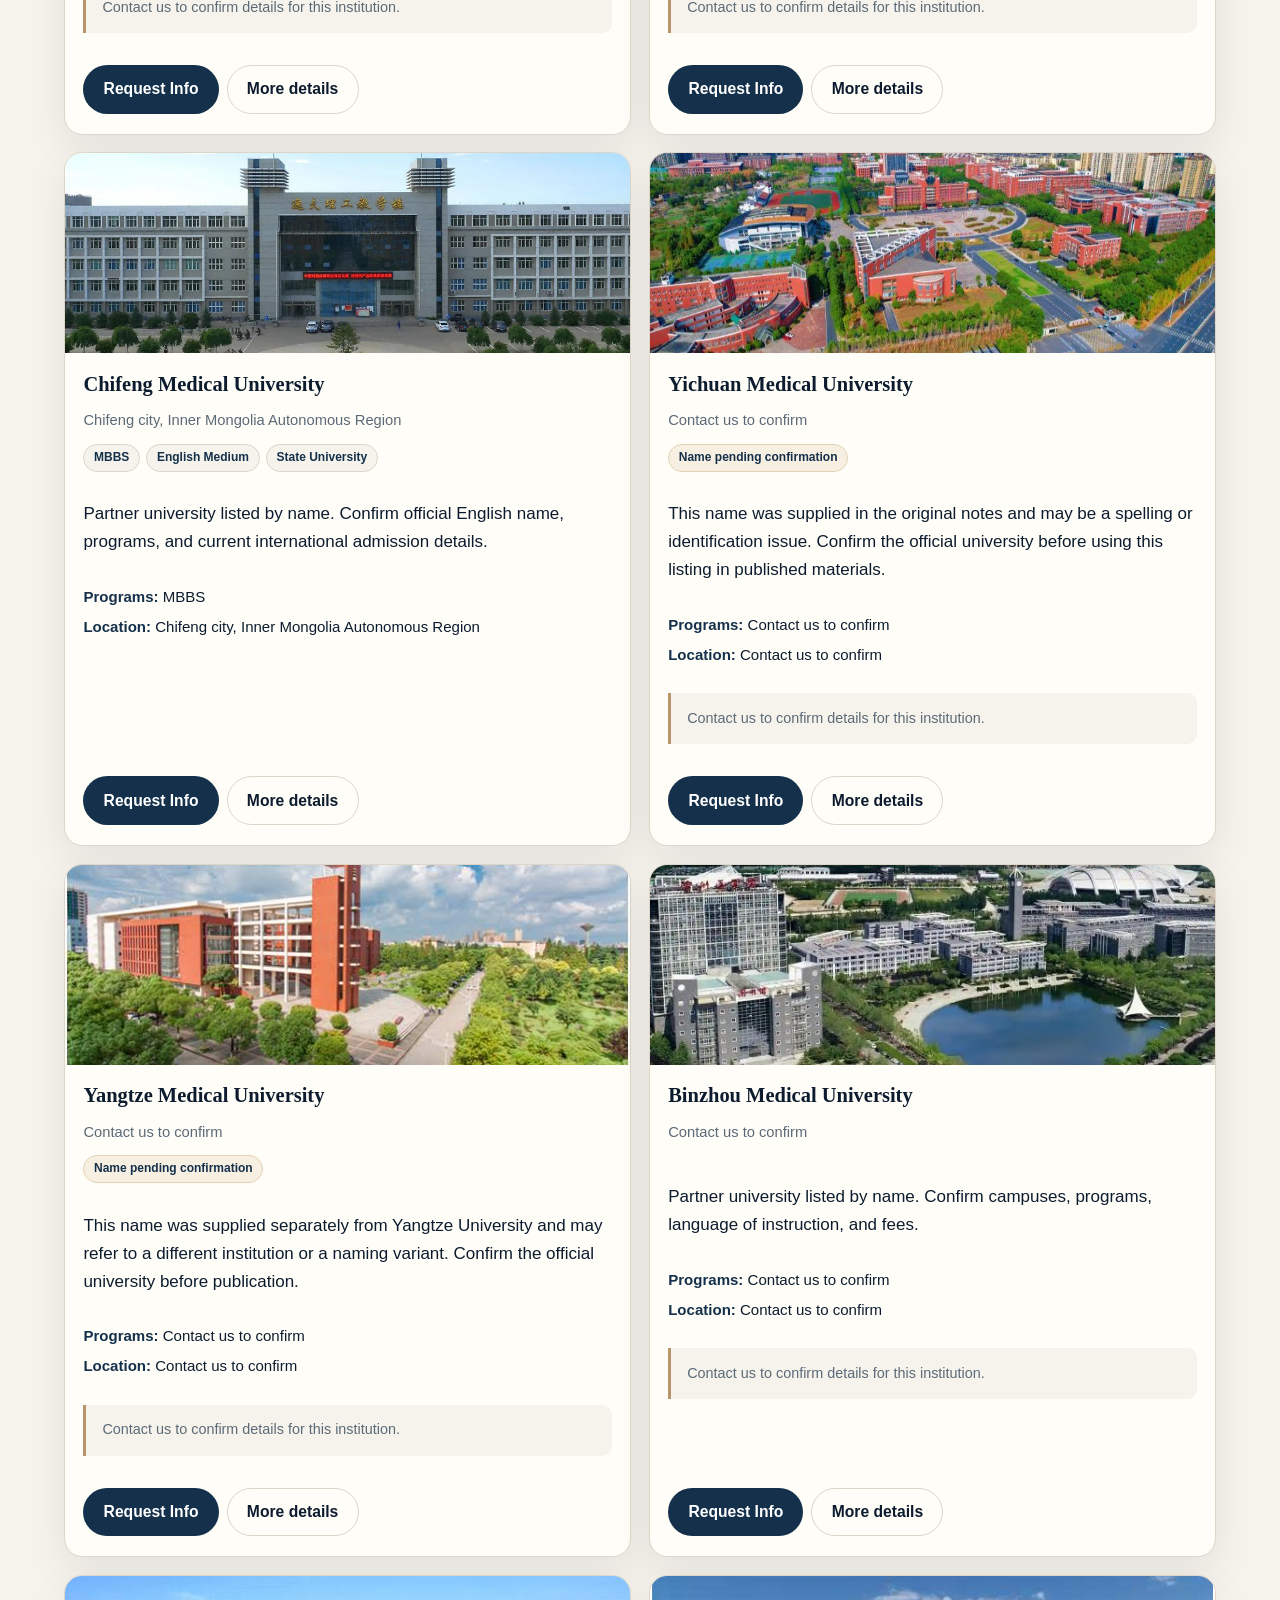
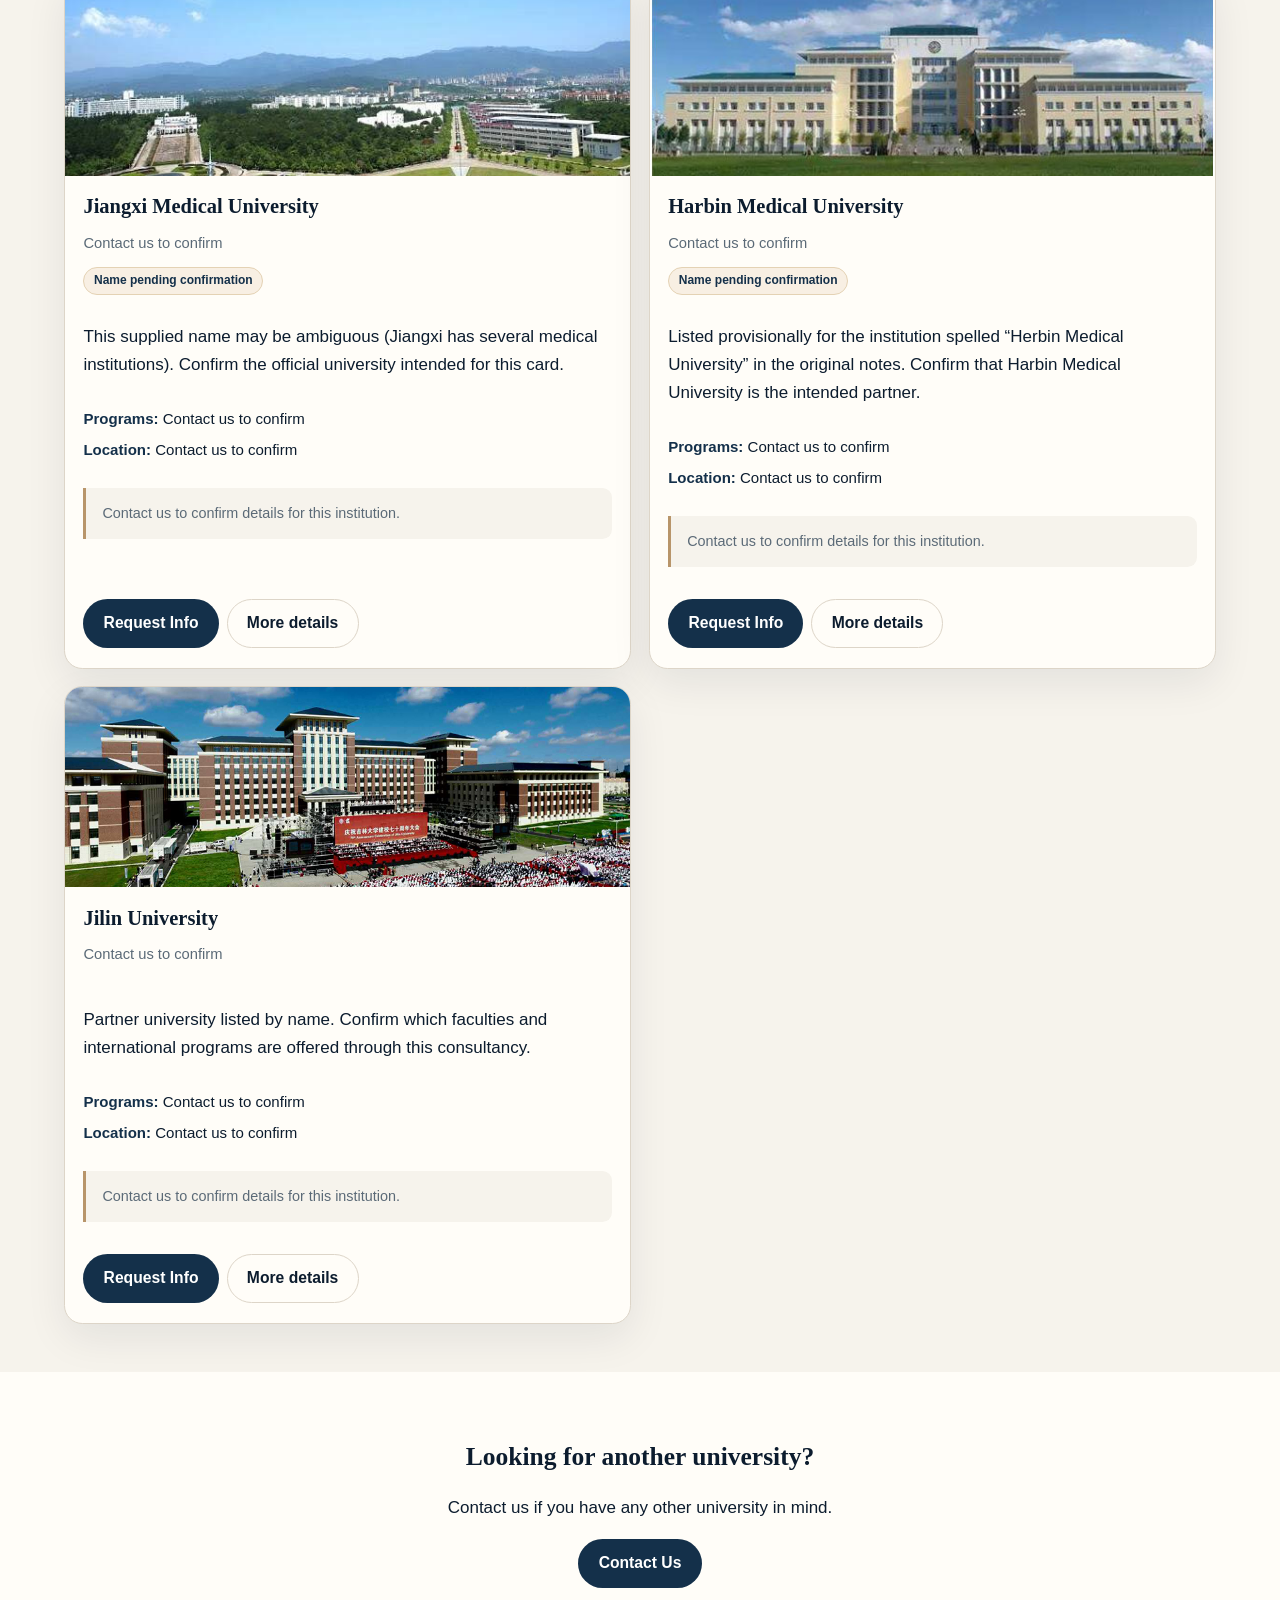
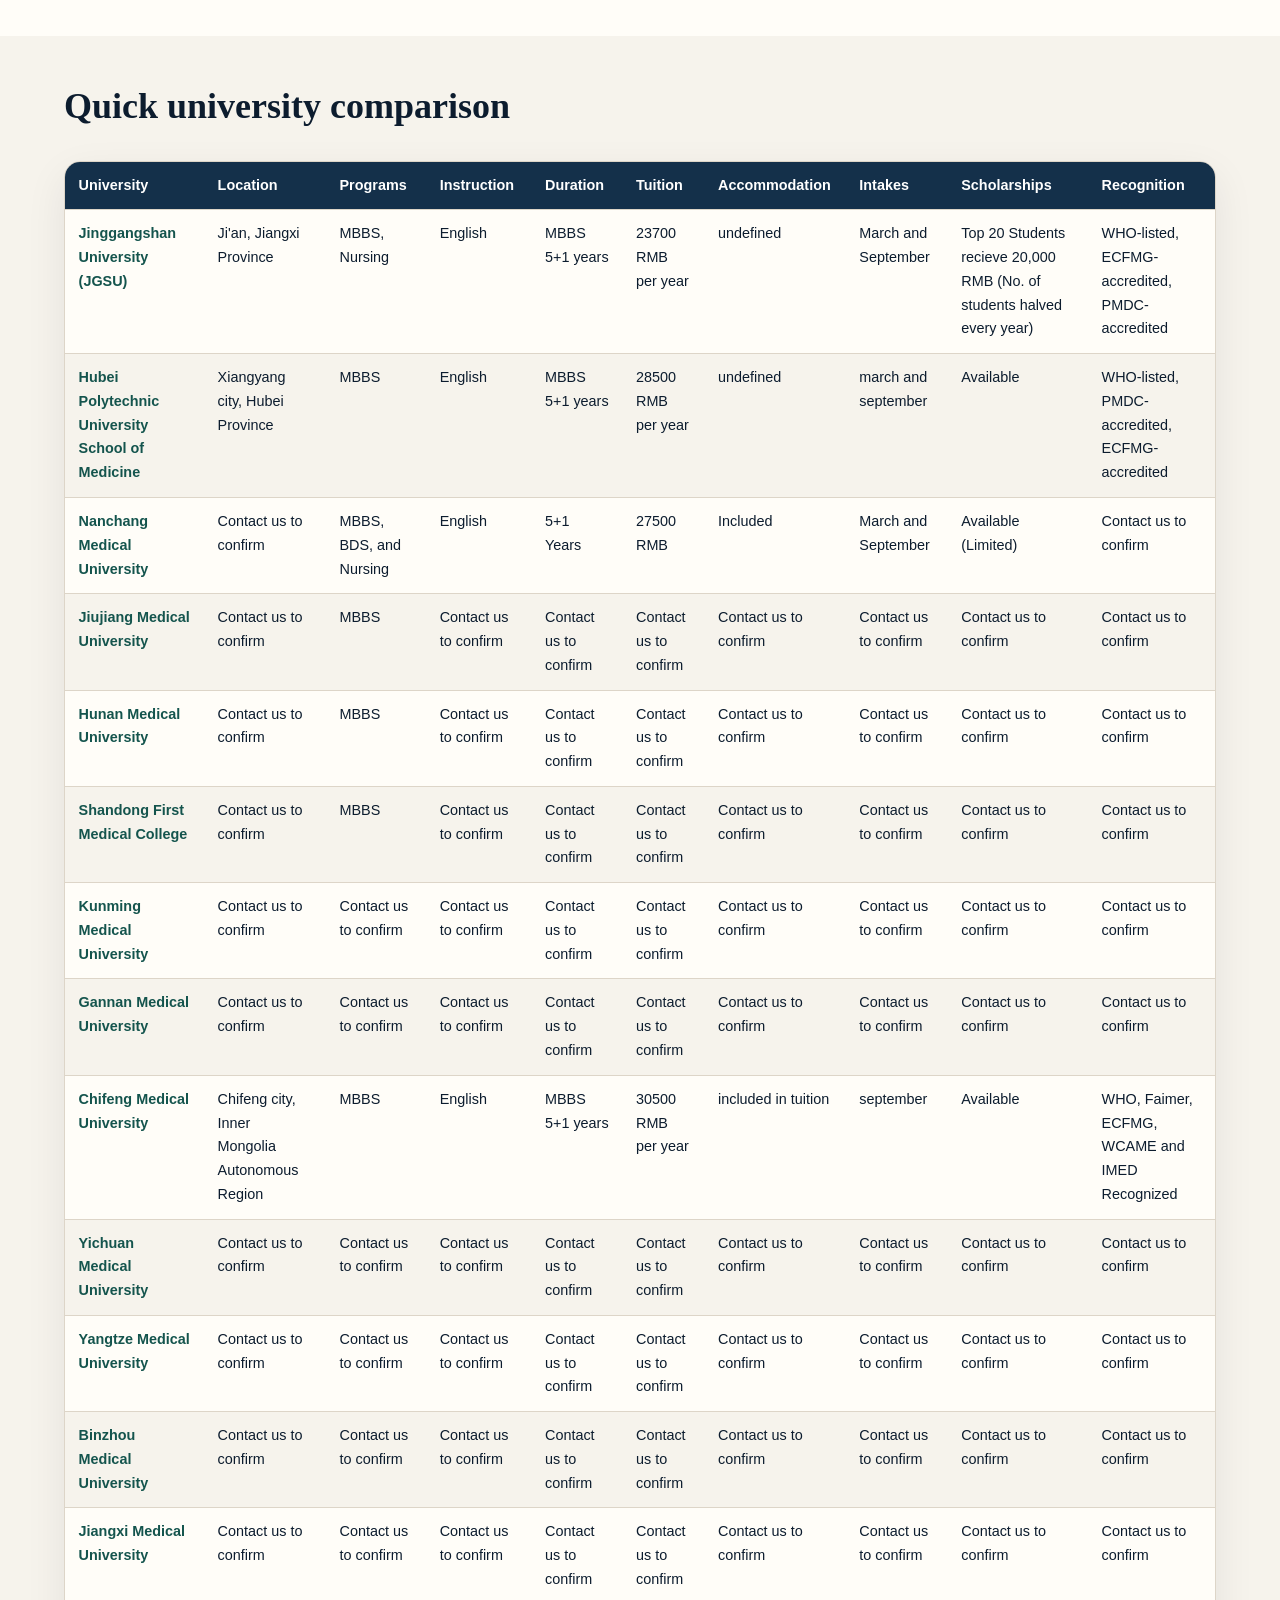
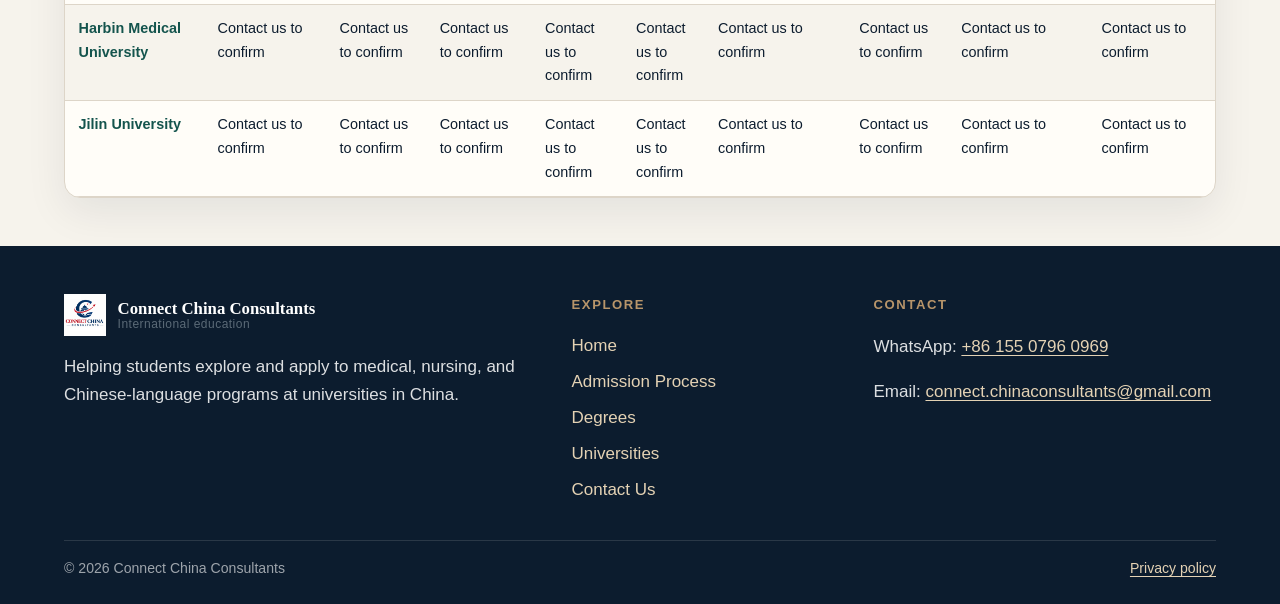
<file: universities.html>
<!DOCTYPE html>
<html lang="en">
<head>
  <meta charset="utf-8">
  <meta name="viewport" content="width=device-width, initial-scale=1">
  <title>Partner Universities | Connect China Consultants</title>
  <meta name="description" content="Compare partner universities in China on one page. Cards include programs, fees where supplied, and a request-info option — no separate university pages.">
  <meta property="og:title" content="Partner Universities in China">
  <meta property="og:description" content="A single directory of partner universities with cards, expandable details, and a comparison table.">
  <meta property="og:image" content="public/assets/images/university-jinggangshan.jpg">
  <link rel="icon" href="public/assets/images/favicon-icon.png" type="image/png">
  <link rel="stylesheet" href="css/styles.css">
</head>
<body>
  <a class="skip-link" href="#main">Skip to content</a>
  <header class="site-header">
    <div class="container header-inner">
      <a class="brand" href="index.html">
        <img src="public/assets/images/horizontal-logo.png" alt="Connect China Consultants" width="280" height="72">
      </a>
      <button class="nav-toggle" id="nav-toggle" type="button" aria-expanded="false" aria-controls="site-nav">
        <span></span>
        <span class="sr-only">Menu</span>
      </button>
      <nav class="site-nav" id="site-nav" aria-label="Primary">
        <ul>
          <li><a href="index.html">Home</a></li>
          <li><a href="admission.html">Admission Process</a></li>
          <li><a href="degrees.html">Degrees</a></li>
          <li><a href="universities.html" aria-current="page">Universities</a></li>
          <li><a href="contact.html">Contact Us</a></li>
          <li class="nav-cta"><a class="btn btn-gold" href="contact.html">Get Advice</a></li>
        </ul>
      </nav>
    </div>
  </header>

  <main id="main">
    <section class="page-hero">
      <div class="container">
        <p class="eyebrow">Directory</p>
        <h1>Partner Universities in China</h1>
        <p class="lede">Connect China partners with MOE-recognized, WHO-listed institutions. We help place students in these accredited universities across many major universities across China. </p>
      </div>
    </section>

    <section class="section">
      <div class="container">
        <p class="note" style="margin-bottom:1.5rem;"><strong>NOTE: THE TUITION INCLUDES TUITION, ACCOMMODATION AND OTHER FEES (MANAGEMENT FEES, SERVICE CHARGES.)</strong></p>
        <div class="grid-2" id="university-grid"></div>
      </div>
    </section>

    <section class="section section-muted">
      <div class="container" style="text-align:center;">
        <h2>Looking for another university?</h2>
        <p>Contact us if you have any other university in mind.</p>
        <a class="btn btn-primary" href="contact.html">Contact Us</a>
      </div>
    </section>

    <section class="section">
      <div class="container">
        <div class="section-head">
          <h2>Quick university comparison</h2>
          <!-- <p>Drawn from the same records as the cards. Missing values are marked “Contact us to confirm” rather than guessed. On small screens, scroll the table horizontally.</p> -->
        </div>
        <div class="table-wrap" tabindex="0" aria-label="University comparison table">
          <table class="compare-table">
            <thead>
              <tr>
                <th scope="col">University</th>
                <th scope="col">Location</th>
                <th scope="col">Programs</th>
                <th scope="col">Instruction</th>
                <th scope="col">Duration</th>
                <th scope="col">Tuition</th>
                <th scope="col">Accommodation</th>
                <th scope="col">Intakes</th>
                <th scope="col">Scholarships</th>
                <th scope="col">Recognition</th>
              </tr>
            </thead>
            <tbody id="compare-body"></tbody>
          </table>
        </div>
      </div>
    </section>
  </main>

  <footer class="site-footer">
    <div class="container footer-grid">
      <div>
        <a class="brand" href="index.html">
          <img src="public/assets/images/main-logo.png" alt="" width="72" height="72">
          <span class="brand-text"><strong>Connect China Consultants</strong><span>International education</span></span>
        </a>
        <p>Helping students explore and apply to medical, nursing, and Chinese-language programs at universities in China.</p>
      </div>
      <div>
        <h2>Explore</h2>
        <ul class="footer-links">
          <li><a href="index.html">Home</a></li>
          <li><a href="admission.html">Admission Process</a></li>
          <li><a href="degrees.html">Degrees</a></li>
          <li><a href="universities.html">Universities</a></li>
          <li><a href="contact.html">Contact Us</a></li>
        </ul>
      </div>
      <div>
        <h2>Contact</h2>
        <p>WhatsApp: <a href="https://wa.me/8615507960969">+86 155 0796 0969</a></p>
        <p>Email: <a href="mailto:connect.chinaconsultants@gmail.com">connect.chinaconsultants@gmail.com</a></p>
      </div>
    </div>
    <div class="container footer-bottom">
      <span>© <span data-year></span> Connect China Consultants</span>
      <a href="privacy.html">Privacy policy</a>
    </div>
  </footer>
  <script src="js/site-data.js"></script>
  <script src="js/main.js"></script>
</body>
</html>
</file>
<file: css/styles.css>
/* Connect China Consultants — design system */
:root {
  --ink: #0c1c2e;
  --navy: #14304a;
  --teal: #1d6b62;
  --teal-deep: #14544d;
  --gold: #b8956a;
  --gold-soft: #e4d2b4;
  --ivory: #f6f3ec;
  --paper: #fffdf8;
  --muted: #5b6a77;
  --line: #ddd5c8;
  --danger: #8f3333;
  --focus: #1d6b62;
  --header-h: 4.5rem;
  --radius: 1rem;
  --radius-sm: 0.625rem;
  --shadow: 0 14px 40px rgba(12, 28, 46, 0.08);
  --shadow-lg: 0 24px 60px rgba(12, 28, 46, 0.14);
  --max: 72rem;
  --narrow: 42rem;
  --font-sans: "Segoe UI", "Noto Sans", "Helvetica Neue", Arial, sans-serif;
  --font-serif: "Palatino Linotype", Palatino, "Iowan Old Style", "Times New Roman", serif;
  --space-1: 0.25rem;
  --space-2: 0.5rem;
  --space-3: 0.75rem;
  --space-4: 1rem;
  --space-5: 1.5rem;
  --space-6: 2rem;
  --space-7: 3rem;
  --space-8: 4.5rem;
}

*,
*::before,
*::after {
  box-sizing: border-box;
}

html {
  scroll-behavior: smooth;
}

@media (prefers-reduced-motion: reduce) {
  html {
    scroll-behavior: auto;
  }

  *,
  *::before,
  *::after {
    animation-duration: 0.01ms !important;
    animation-iteration-count: 1 !important;
    transition-duration: 0.01ms !important;
    scroll-behavior: auto !important;
  }
}

body {
  margin: 0;
  font-family: var(--font-sans);
  color: var(--ink);
  background: var(--ivory);
  line-height: 1.65;
  font-size: 1.0625rem;
}

img {
  max-width: 100%;
  height: auto;
  display: block;
}

a {
  color: var(--teal-deep);
  text-decoration-thickness: 1px;
  text-underline-offset: 0.18em;
}

a:hover {
  color: var(--navy);
}

:focus-visible {
  outline: 3px solid var(--gold);
  outline-offset: 3px;
}

.skip-link {
  position: absolute;
  left: 1rem;
  top: -3rem;
  background: var(--navy);
  color: #fff;
  padding: 0.5rem 1rem;
  z-index: 1000;
  border-radius: 0.4rem;
}

.skip-link:focus {
  top: 0.75rem;
}

.container {
  width: min(100% - 2rem, var(--max));
  margin-inline: auto;
}

.narrow {
  width: min(100% - 2rem, var(--narrow));
  margin-inline: auto;
}

.site-header {
  position: sticky;
  top: 0;
  z-index: 50;
  background: rgba(255, 253, 248, 0.92);
  backdrop-filter: blur(12px);
  border-bottom: 1px solid var(--line);
}

.header-inner {
  display: flex;
  align-items: center;
  justify-content: space-between;
  min-height: var(--header-h);
  gap: 1rem;
}

.brand {
  display: flex;
  align-items: center;
  gap: 0.75rem;
  text-decoration: none;
  color: inherit;
  min-width: 0;
}

.brand img {
  height: 2.6rem;
  width: auto;
}

.brand-text {
  display: flex;
  flex-direction: column;
  line-height: 1.15;
}

.brand-text strong {
  font-family: var(--font-serif);
  font-size: 1.05rem;
}

.brand-text span {
  font-size: 0.75rem;
  color: var(--muted);
  letter-spacing: 0.04em;
}

.nav-toggle {
  display: inline-flex;
  align-items: center;
  justify-content: center;
  width: 2.75rem;
  height: 2.75rem;
  border: 1px solid var(--line);
  border-radius: 0.6rem;
  background: var(--paper);
  cursor: pointer;
}

.nav-toggle span,
.nav-toggle span::before,
.nav-toggle span::after {
  display: block;
  width: 1.15rem;
  height: 2px;
  background: var(--ink);
  position: relative;
}

.nav-toggle span::before,
.nav-toggle span::after {
  content: "";
  position: absolute;
  left: 0;
}

.nav-toggle span::before {
  top: -6px;
}

.nav-toggle span::after {
  top: 6px;
}

.site-nav {
  display: none;
}

.site-nav.is-open {
  display: block;
  position: absolute;
  left: 0;
  right: 0;
  top: 100%;
  background: var(--paper);
  border-bottom: 1px solid var(--line);
  padding: 0.75rem 1rem 1.25rem;
  box-shadow: var(--shadow);
}

.site-nav ul {
  list-style: none;
  margin: 0;
  padding: 0;
  display: flex;
  flex-direction: column;
  gap: 0.25rem;
}

.site-nav a {
  display: block;
  padding: 0.7rem 0.85rem;
  text-decoration: none;
  color: var(--ink);
  border-radius: 0.5rem;
  font-weight: 600;
}

.site-nav a:hover,
.site-nav a[aria-current="page"] {
  background: var(--ivory);
  color: var(--teal-deep);
}

.nav-cta {
  margin-top: 0.5rem;
}

@media (min-width: 980px) {
  .nav-toggle {
    display: none;
  }

  .site-nav,
  .site-nav.is-open {
    display: block;
    position: static;
    background: transparent;
    border: 0;
    padding: 0;
    box-shadow: none;
  }

  .site-nav ul {
    flex-direction: row;
    align-items: center;
    gap: 0.15rem;
  }

  .site-nav a {
    padding: 0.45rem 0.7rem;
    font-size: 0.95rem;
  }

  .nav-cta {
    margin-top: 0;
    margin-left: 0.5rem;
  }
}

.btn {
  display: inline-flex;
  align-items: center;
  justify-content: center;
  gap: 0.4rem;
  min-height: 2.85rem;
  padding: 0.65rem 1.2rem;
  border-radius: 999px;
  border: 1px solid transparent;
  font-weight: 650;
  text-decoration: none;
  cursor: pointer;
  font-family: inherit;
  font-size: 0.98rem;
  transition: background 0.2s ease, color 0.2s ease, transform 0.2s ease, box-shadow 0.2s ease;
}

.btn:hover {
  transform: translateY(-1px);
}

.btn-primary {
  background: var(--navy);
  color: #fff;
}

.btn-primary:hover {
  background: #0c2236;
  color: #fff;
}

.btn-gold {
  background: var(--gold);
  color: var(--ink);
}

.btn-gold:hover {
  background: #c9a87a;
  color: var(--ink);
}

.btn-outline {
  background: transparent;
  border-color: var(--navy);
  color: var(--navy);
}

.btn-outline:hover {
  background: var(--navy);
  color: #fff;
}

.btn-light {
  background: transparent;
  border-color: #fff;
  color: #fff;
}

.btn-light:hover {
  background: #fff;
  color: var(--navy);
}

.btn-ghost {
  background: transparent;
  color: var(--ink);
  border-color: var(--line);
}

.hero {
  position: relative;
  overflow: hidden;
  background: var(--navy);
  color: #fff;
}

.hero-grid {
  display: grid;
  gap: 1.5rem;
  padding: 2.25rem 0 2.75rem;
}

.hero img {
  width: 100%;
  height: 16rem;
  object-fit: cover;
  border-radius: var(--radius);
}

.eyebrow {
  display: inline-block;
  letter-spacing: 0.14em;
  text-transform: uppercase;
  font-size: 0.72rem;
  font-weight: 700;
  color: var(--gold);
  margin-bottom: 0.75rem;
}

.hero h1,
.page-hero h1 {
  font-family: var(--font-serif);
  font-weight: 600;
  line-height: 1.18;
  font-size: clamp(2rem, 5vw, 3.35rem);
  margin: 0 0 1rem;
}

.hero p.lede,
.page-hero .lede {
  font-size: 1.12rem;
  color: rgba(255, 255, 255, 0.86);
  max-width: 38rem;
}

.hero-actions,
.cta-row {
  display: flex;
  flex-wrap: wrap;
  gap: 0.75rem;
  margin-top: 1.5rem;
}

.page-hero {
  background: linear-gradient(160deg, var(--navy) 0%, #1a4a58 100%);
  color: #fff;
  padding: 3rem 0 3.25rem;
}

.page-hero .lede {
  margin: 0;
}

.section {
  padding: var(--space-7) 0;
}

.section-muted {
  background: var(--paper);
}

.section-navy {
  background: var(--navy);
  color: #fff;
}

.section h2,
.card h3,
.program-panel h2 {
  font-family: var(--font-serif);
  font-weight: 600;
  line-height: 1.25;
}

.section-head {
  max-width: 40rem;
  margin-bottom: 2rem;
}

.section-head h2 {
  font-size: clamp(1.7rem, 3vw, 2.25rem);
  margin: 0 0 0.65rem;
}

.section-head p {
  margin: 0;
  color: var(--muted);
}

.section-navy .section-head p {
  color: rgba(255, 255, 255, 0.78);
}

.grid-2,
.grid-3,
.grid-4 {
  display: grid;
  gap: 1.1rem;
}

@media (min-width: 700px) {
  .hero-grid {
    grid-template-columns: 1.05fr 0.95fr;
    align-items: center;
    padding: 3.5rem 0;
  }

  .hero img {
    height: 24rem;
  }

  .grid-2 {
    grid-template-columns: 1fr 1fr;
  }

  .grid-3,
  .grid-4 {
    grid-template-columns: 1fr 1fr;
  }
}

@media (min-width: 1024px) {
  .grid-3 {
    grid-template-columns: repeat(3, 1fr);
  }

  .grid-4 {
    grid-template-columns: repeat(4, 1fr);
  }
}

.card {
  background: var(--paper);
  border: 1px solid var(--line);
  border-radius: var(--radius);
  padding: 1.35rem 1.3rem 1.4rem;
  box-shadow: var(--shadow);
}

.card h3 {
  margin: 0 0 0.5rem;
  font-size: 1.2rem;
}

.card p {
  margin: 0;
  color: var(--muted);
}

.icon-dot {
  width: 2.4rem;
  height: 2.4rem;
  border-radius: 0.7rem;
  background: var(--ivory);
  color: var(--teal-deep);
  display: grid;
  place-items: center;
  font-weight: 700;
  margin-bottom: 0.85rem;
  border: 1px solid var(--line);
}

.program-card {
  overflow: hidden;
  padding: 0;
}

.program-card img {
  width: 100%;
  height: 11.5rem;
  object-fit: cover;
}

.program-card .card-body {
  padding: 1.2rem 1.2rem 1.35rem;
}

.program-card h3 {
  margin-top: 0;
}

.program-card p {
  margin-bottom: 1rem;
}

.carousel-wrap {
  position: relative;
}

.carousel-viewport {
  overflow: hidden;
}

.carousel-track {
  display: flex;
  gap: 1rem;
  overflow-x: auto;
  scroll-snap-type: x mandatory;
  scroll-behavior: smooth;
  padding: 0.25rem 0 1rem;
  -webkit-overflow-scrolling: touch;
}

.carousel-track::-webkit-scrollbar {
  height: 6px;
}

.carousel-track::-webkit-scrollbar-thumb {
  background: var(--gold);
  border-radius: 99px;
}

.uni-tile {
  flex: 0 0 min(78%, 16.5rem);
  scroll-snap-align: start;
  text-decoration: none;
  color: inherit;
  background: var(--paper);
  border: 1px solid var(--line);
  border-radius: var(--radius);
  overflow: hidden;
  box-shadow: var(--shadow);
}

.uni-tile img {
  width: 100%;
  height: 8.5rem;
  object-fit: cover;
}

.uni-tile span {
  display: block;
  padding: 0.85rem 1rem 1rem;
  font-weight: 650;
  font-size: 0.95rem;
}

.carousel-controls {
  display: flex;
  gap: 0.5rem;
  margin-top: 0.25rem;
}

.icon-btn {
  width: 2.6rem;
  height: 2.6rem;
  border-radius: 50%;
  border: 1px solid var(--line);
  background: var(--paper);
  cursor: pointer;
  font-size: 1.1rem;
}

.cta-banner {
  text-align: center;
  padding: 3.25rem 0;
}

.cta-banner h2 {
  font-size: clamp(1.7rem, 3vw, 2.4rem);
  max-width: 22ch;
  margin: 0 auto 1.25rem;
}

.site-footer {
  background: var(--ink);
  color: rgba(255, 255, 255, 0.86);
  padding: 3rem 0 1.5rem;
}

.footer-grid {
  display: grid;
  gap: 1.75rem;
}

@media (min-width: 800px) {
  .footer-grid {
    grid-template-columns: 1.4fr 0.8fr 1fr;
  }
}

.site-footer a {
  color: var(--gold-soft);
}

.site-footer .brand {
  color: #fff;
}

.site-footer h2 {
  font-size: 0.82rem;
  letter-spacing: 0.12em;
  text-transform: uppercase;
  color: var(--gold);
  margin: 0 0 0.75rem;
}

.footer-links {
  list-style: none;
  margin: 0;
  padding: 0;
}

.footer-links a {
  display: inline-block;
  padding: 0.25rem 0;
  text-decoration: none;
}

.footer-bottom {
  margin-top: 2rem;
  padding-top: 1rem;
  border-top: 1px solid rgba(255, 255, 255, 0.12);
  font-size: 0.88rem;
  color: rgba(255, 255, 255, 0.6);
  display: flex;
  flex-wrap: wrap;
  gap: 0.75rem 1.25rem;
  justify-content: space-between;
}

.note {
  font-size: 0.9rem;
  color: var(--muted);
  background: var(--ivory);
  border-left: 3px solid var(--gold);
  padding: 0.85rem 1rem;
  border-radius: 0 0.6rem 0.6rem 0;
}

.badge {
  display: inline-flex;
  align-items: center;
  padding: 0.2rem 0.6rem;
  border-radius: 999px;
  font-size: 0.75rem;
  font-weight: 700;
  background: var(--ivory);
  border: 1px solid var(--line);
  color: var(--navy);
}

.badge-warn {
  background: #f8efe3;
  border-color: #e4d2b4;
}

.timeline {
  display: grid;
  gap: 1.25rem;
  counter-reset: step;
}

.timeline-step {
  position: relative;
  padding: 1.4rem 1.3rem 1.45rem 1.3rem;
  background: var(--paper);
  border: 1px solid var(--line);
  border-radius: var(--radius);
  box-shadow: var(--shadow);
}

.timeline-step h2 {
  margin-top: 0;
  font-size: 1.35rem;
}

.checklist {
  list-style: none;
  margin: 1rem 0 0;
  padding: 0;
}

.checklist li {
  position: relative;
  padding: 0.45rem 0 0.45rem 1.7rem;
  border-bottom: 1px solid var(--line);
}

.checklist li:last-child {
  border-bottom: 0;
}

.checklist li::before {
  content: "";
  position: absolute;
  left: 0;
  top: 0.7rem;
  width: 0.85rem;
  height: 0.85rem;
  border: 2px solid var(--teal);
  border-radius: 0.2rem;
}

.fee-grid {
  display: grid;
  gap: 1rem;
}

@media (min-width: 800px) {
  .fee-grid {
    grid-template-columns: 1fr 1fr;
  }
}

.fee-card h3 {
  margin-top: 0;
}

.amount {
  font-family: var(--font-serif);
  font-size: 1.8rem;
  margin: 0.35rem 0 0.6rem;
}

.program-panel {
  display: grid;
  gap: 1.25rem;
  margin-bottom: 2.5rem;
  background: var(--paper);
  border: 1px solid var(--line);
  border-radius: 1.2rem;
  overflow: hidden;
  box-shadow: var(--shadow);
}

.program-panel img {
  width: 100%;
  height: 14rem;
  object-fit: cover;
}

.program-copy {
  padding: 0 1.35rem 1.5rem;
}

@media (min-width: 900px) {
  .program-panel {
    grid-template-columns: 1.05fr 1fr;
    align-items: stretch;
  }

  .program-panel img {
    height: 100%;
    min-height: 22rem;
  }

  .program-copy {
    padding: 1.75rem 1.75rem 1.75rem 0.5rem;
  }
}

.fact-list {
  display: grid;
  gap: 0.55rem;
  margin: 1.1rem 0 1.25rem;
}

.fact-list div {
  display: grid;
  grid-template-columns: 9.5rem 1fr;
  gap: 0.6rem;
  padding: 0.45rem 0;
  border-bottom: 1px solid var(--line);
  font-size: 0.97rem;
}

.fact-list dt,
.fact-list .k {
  font-weight: 700;
  color: var(--navy);
}

@media (max-width: 560px) {
  .fact-list div {
    grid-template-columns: 1fr;
    gap: 0.15rem;
  }
}

.university-card {
  background: var(--paper);
  border: 1px solid var(--line);
  border-radius: 1.15rem;
  overflow: hidden;
  box-shadow: var(--shadow);
  display: flex;
  flex-direction: column;
}

.university-card > img {
  width: 100%;
  height: 12.5rem;
  object-fit: cover;
}

.uni-body {
  padding: 1.15rem 1.15rem 1.25rem;
  display: flex;
  flex-direction: column;
  gap: 0.7rem;
  flex: 1;
}

.uni-body h2 {
  margin: 0;
  font-size: 1.28rem;
}

.uni-meta {
  color: var(--muted);
  font-size: 0.92rem;
  margin: 0;
}

.tags {
  display: flex;
  flex-wrap: wrap;
  gap: 0.4rem;
}

.uni-facts {
  margin: 0;
  padding: 0;
  list-style: none;
  display: grid;
  gap: 0.35rem;
  font-size: 0.94rem;
}

.uni-facts li strong {
  color: var(--navy);
}

.uni-actions {
  display: flex;
  flex-wrap: wrap;
  gap: 0.5rem;
  margin-top: auto;
  padding-top: 0.4rem;
}

.uni-extra {
  border-top: 1px solid var(--line);
  padding-top: 0.85rem;
}

.uni-extra[hidden] {
  display: none;
}

.poster-row {
  display: flex;
  gap: 0.6rem;
  margin-top: 0.6rem;
}

.poster-row img {
  width: 42%;
  height: 7.5rem;
  object-fit: cover;
  border-radius: 0.6rem;
}

.table-wrap {
  overflow-x: auto;
  border: 1px solid var(--line);
  border-radius: var(--radius);
  background: var(--paper);
  box-shadow: var(--shadow);
}

.compare-table {
  width: 100%;
  border-collapse: collapse;
  min-width: 68rem;
  font-size: 0.9rem;
}

.compare-table th,
.compare-table td {
  text-align: left;
  padding: 0.75rem 0.85rem;
  border-bottom: 1px solid var(--line);
  vertical-align: top;
}

.compare-table th {
  background: var(--navy);
  color: #fff;
  font-weight: 650;
  position: sticky;
  top: 0;
}

.compare-table tbody tr:nth-child(even) {
  background: var(--ivory);
}

.compare-table a {
  font-weight: 650;
  text-decoration: none;
}

.contact-grid {
  display: grid;
  gap: 1.5rem;
}

@media (min-width: 900px) {
  .contact-grid {
    grid-template-columns: 0.85fr 1.15fr;
    align-items: start;
  }
}

.contact-list {
  list-style: none;
  margin: 0;
  padding: 0;
}

.contact-list li {
  padding: 0.7rem 0;
  border-bottom: 1px solid var(--line);
}

.form {
  display: grid;
  gap: 0.95rem;
}

.form-field {
  display: grid;
  gap: 0.3rem;
}

.form-field label {
  font-weight: 650;
  font-size: 0.95rem;
}

.req {
  color: var(--danger);
}

.form input,
.form select,
.form textarea {
  width: 100%;
  min-height: 2.75rem;
  padding: 0.6rem 0.75rem;
  border: 1px solid var(--line);
  border-radius: var(--radius-sm);
  font: inherit;
  background: #fff;
}

.form textarea {
  min-height: 8rem;
  resize: vertical;
}

.form input:user-invalid,
.form select:user-invalid,
.form textarea:user-invalid {
  border-color: var(--danger);
}

.help,
.error {
  font-size: 0.85rem;
  color: var(--muted);
}

.error {
  color: var(--danger);
}

.consent {
  display: flex;
  gap: 0.6rem;
  align-items: flex-start;
  font-size: 0.92rem;
}

.consent input {
  width: auto;
  min-height: 0;
  margin-top: 0.3rem;
}

.hp {
  position: absolute;
  left: -9999px;
}

.form-status {
  min-height: 1.4rem;
  font-weight: 650;
}

.form-status.success {
  color: var(--teal-deep);
}

.form-status.fail {
  color: var(--danger);
}

.fallback-actions {
  display: flex;
  flex-wrap: wrap;
  gap: 0.6rem;
  margin-top: 0.75rem;
}

.sr-only {
  position: absolute;
  width: 1px;
  height: 1px;
  padding: 0;
  margin: -1px;
  overflow: hidden;
  clip: rect(0, 0, 0, 0);
  border: 0;
}

.anchor-target {
  scroll-margin-top: calc(var(--header-h) + 1rem);
}
/* Social links footer */
.social-links {
  list-style: none;
  padding: 0;
  margin: 0;
  display: flex;
  gap: 12px;
  flex-wrap: wrap;
}

.social-links li a {
  display: flex;
  align-items: center;
  gap: 8px;
  color: #fff;
  text-decoration: none;
  transition: 0.25s ease;
}

.social-links li a:hover {
  opacity: 0.7;
  transform: translateY(-2px);
}

.social-links i {
  font-size: 17px;
}
</file>
